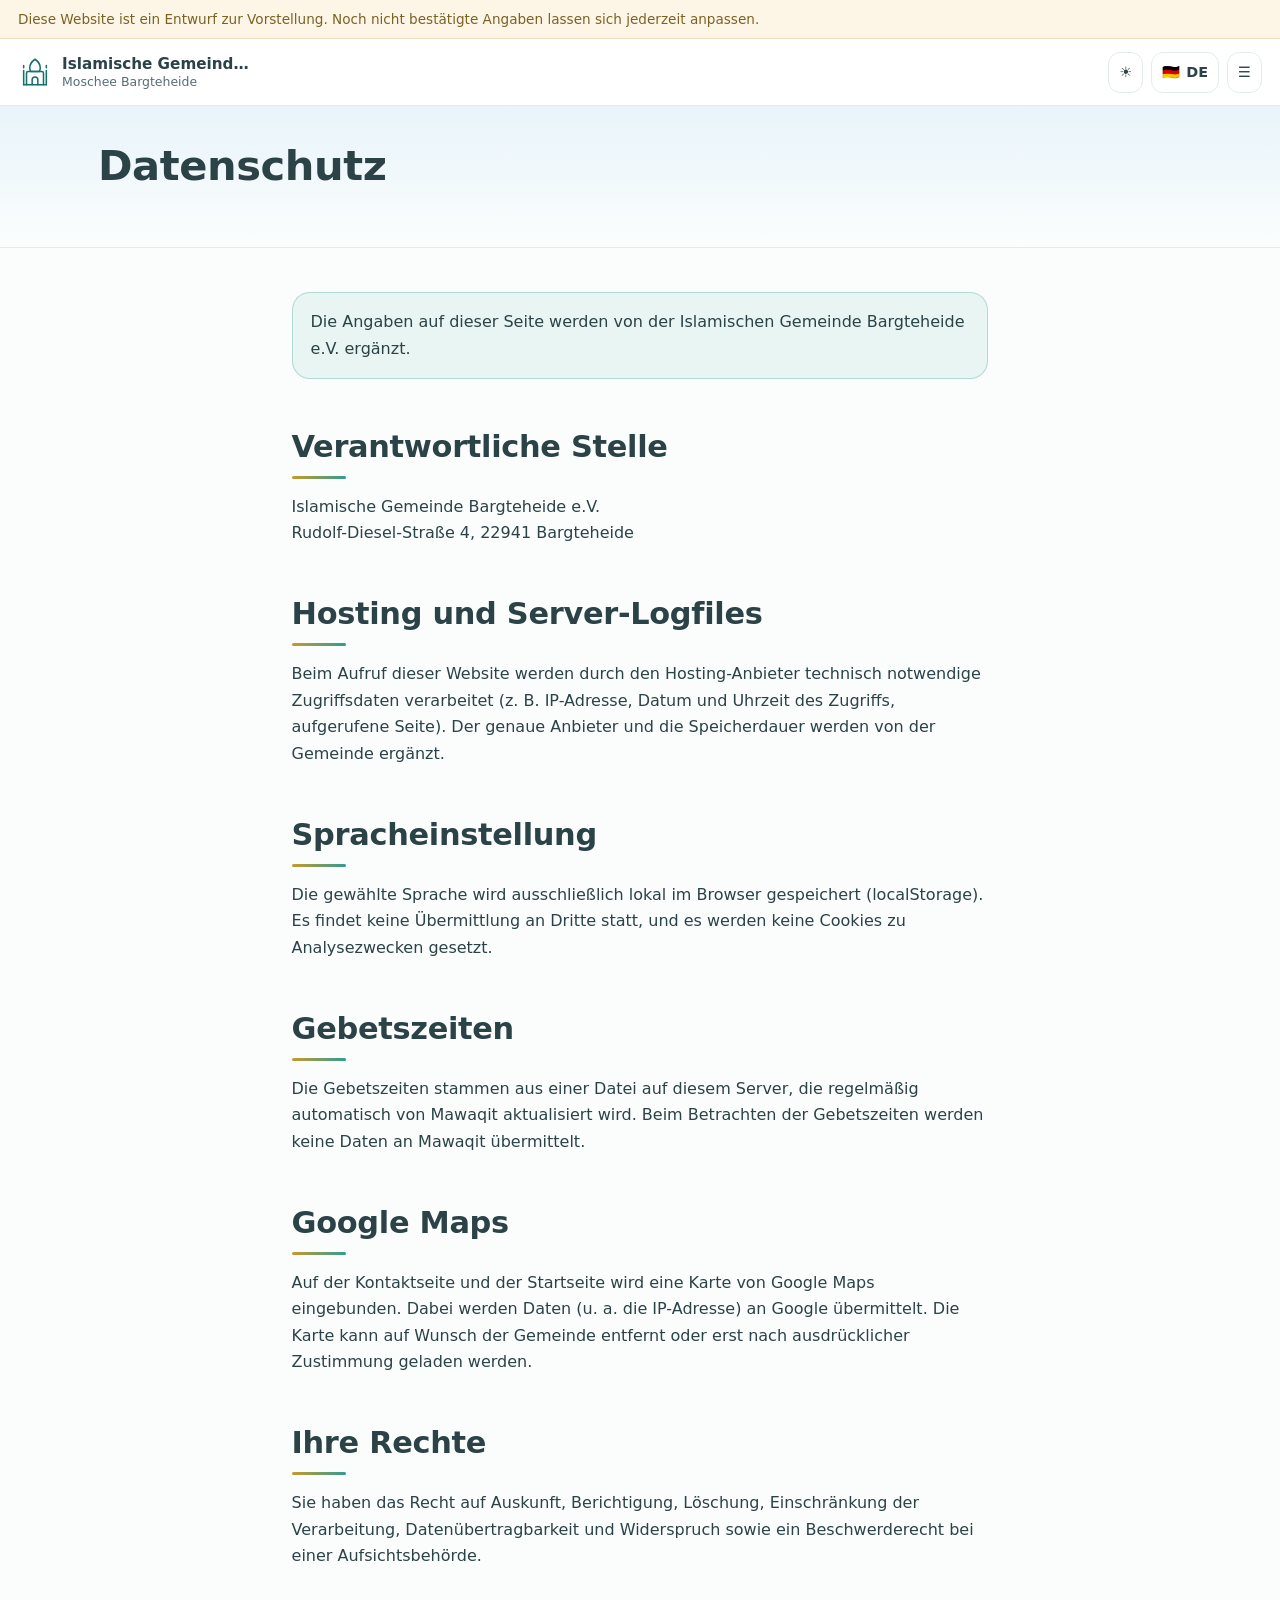
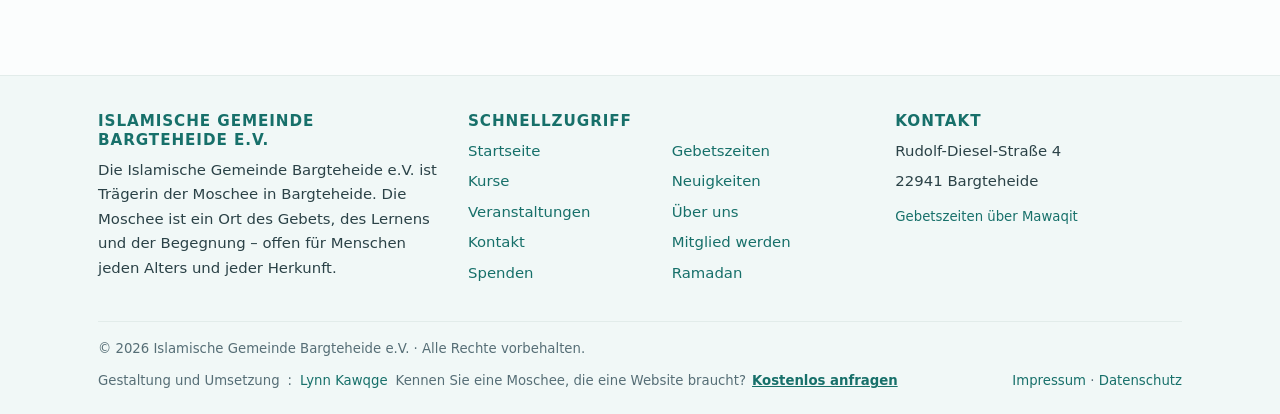
<file: datenschutz.html>
<!doctype html>
<html lang="de" data-theme="light">
  <head>
    <meta charset="utf-8" />
    <meta name="viewport" content="width=device-width, initial-scale=1" />
    <title>Datenschutz – Islamische Gemeinde Bargteheide e.V.</title>
    <meta name="robots" content="noindex" />
    <meta name="theme-color" content="#e8f4fa" />
    <link rel="icon" href="assets/img/favicon.svg" type="image/svg+xml" />
    <link rel="manifest" href="manifest.webmanifest" />
    <link rel="stylesheet" href="assets/css/style.css" />
    <script>
      // Gespeicherten Farbmodus setzen, bevor die Seite gezeichnet wird.
      try {
        var t = localStorage.getItem("mb-theme");
        document.documentElement.setAttribute("data-theme", t === "dark" || t === "auto" ? t : "light");
      } catch (e) {}
    </script>
  </head>
  <body data-page-title-key="legal.privacyTitle">
    <a class="skip-link" href="#main" data-i18n="common.skip">Zum Inhalt springen</a>
    <div data-site-header></div>

    <main id="main">
      <section class="page-head">
        <div class="container">
          <h1 data-i18n="legal.privacyTitle">Datenschutz</h1>
        </div>
      </section>

      <section class="section">
        <div class="container prose">
          <p class="info-box" data-i18n="legal.placeholder"></p>

          <h2>Verantwortliche Stelle</h2>
          <p>
            Islamische Gemeinde Bargteheide e.V.<br />
            <span data-address>Rudolf-Diesel-Straße 4, 22941 Bargteheide</span>
          </p>

          <h2>Hosting und Server-Logfiles</h2>
          <p>
            Beim Aufruf dieser Website werden durch den Hosting-Anbieter technisch notwendige Zugriffsdaten verarbeitet
            (z.&nbsp;B. IP-Adresse, Datum und Uhrzeit des Zugriffs, aufgerufene Seite). Der genaue Anbieter und die
            Speicherdauer werden von der Gemeinde ergänzt.
          </p>

          <h2>Spracheinstellung</h2>
          <p>
            Die gewählte Sprache wird ausschließlich lokal im Browser gespeichert (localStorage). Es findet keine
            Übermittlung an Dritte statt, und es werden keine Cookies zu Analysezwecken gesetzt.
          </p>

          <h2>Gebetszeiten</h2>
          <p>
            Die Gebetszeiten stammen aus einer Datei auf diesem Server, die regelmäßig automatisch von Mawaqit
            aktualisiert wird. Beim Betrachten der Gebetszeiten werden keine Daten an Mawaqit übermittelt.
          </p>

          <h2>Google Maps</h2>
          <p>
            Auf der Kontaktseite und der Startseite wird eine Karte von Google Maps eingebunden. Dabei werden Daten
            (u.&nbsp;a. die IP-Adresse) an Google übermittelt. Die Karte kann auf Wunsch der Gemeinde entfernt oder erst
            nach ausdrücklicher Zustimmung geladen werden.
          </p>

          <h2>Ihre Rechte</h2>
          <p>
            Sie haben das Recht auf Auskunft, Berichtigung, Löschung, Einschränkung der Verarbeitung, Datenübertragbarkeit
            und Widerspruch sowie ein Beschwerderecht bei einer Aufsichtsbehörde.
          </p>
        </div>
      </section>
    </main>

    <div data-site-footer></div>

    <script src="assets/js/site.js"></script>
    <script src="assets/js/pages.js"></script>
  </body>
</html>
</file>
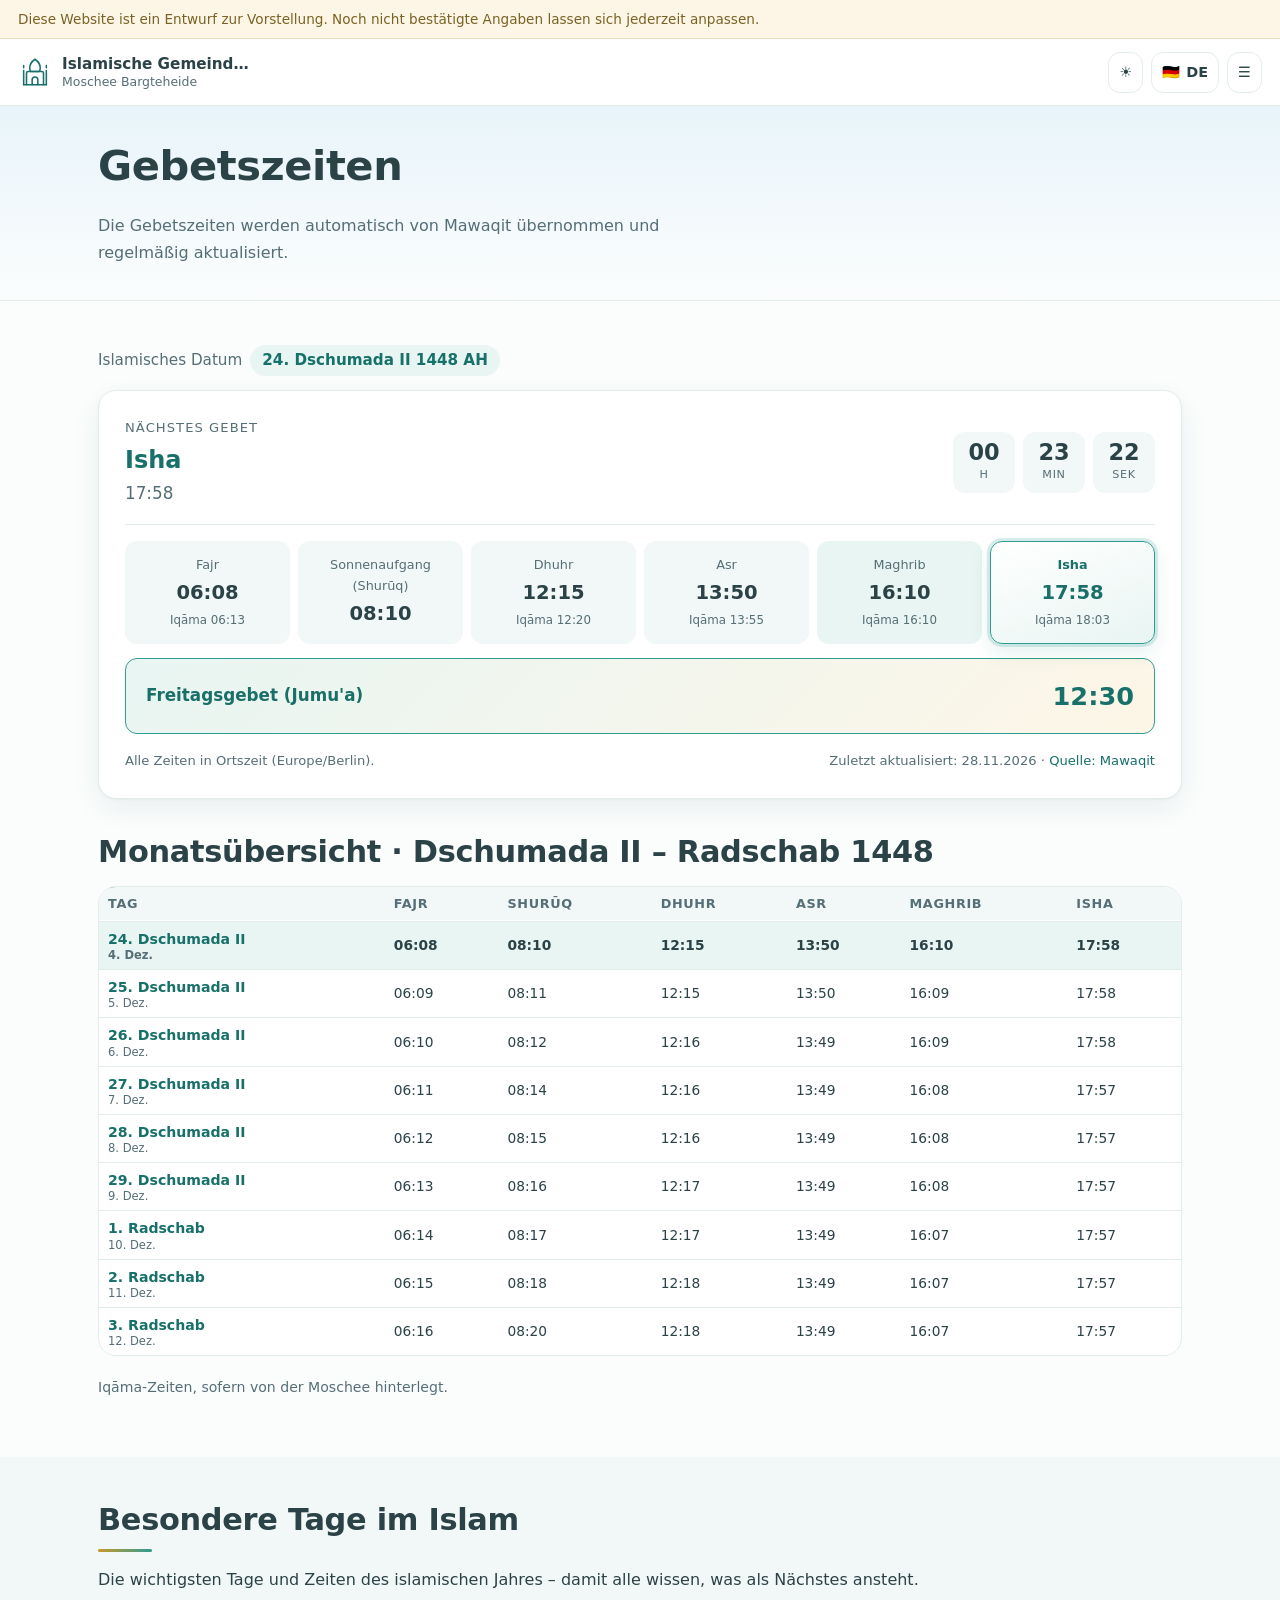
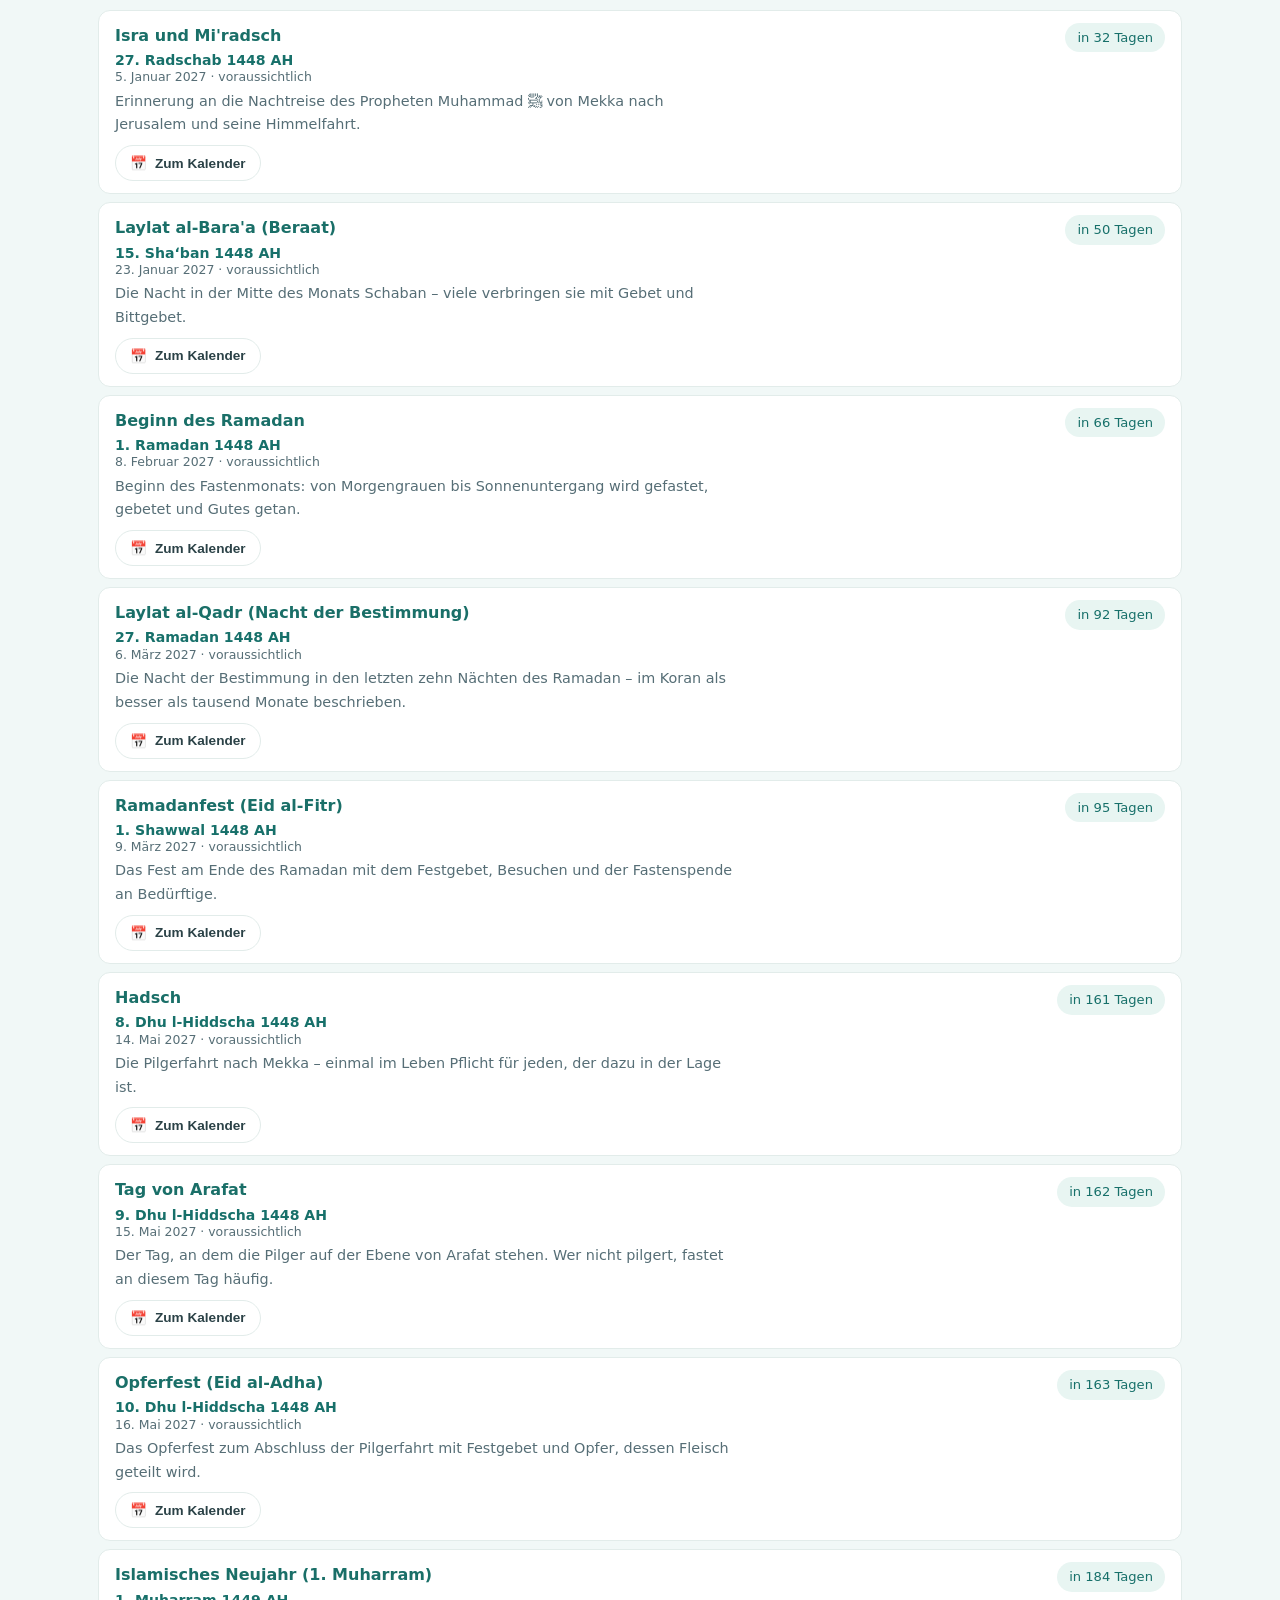
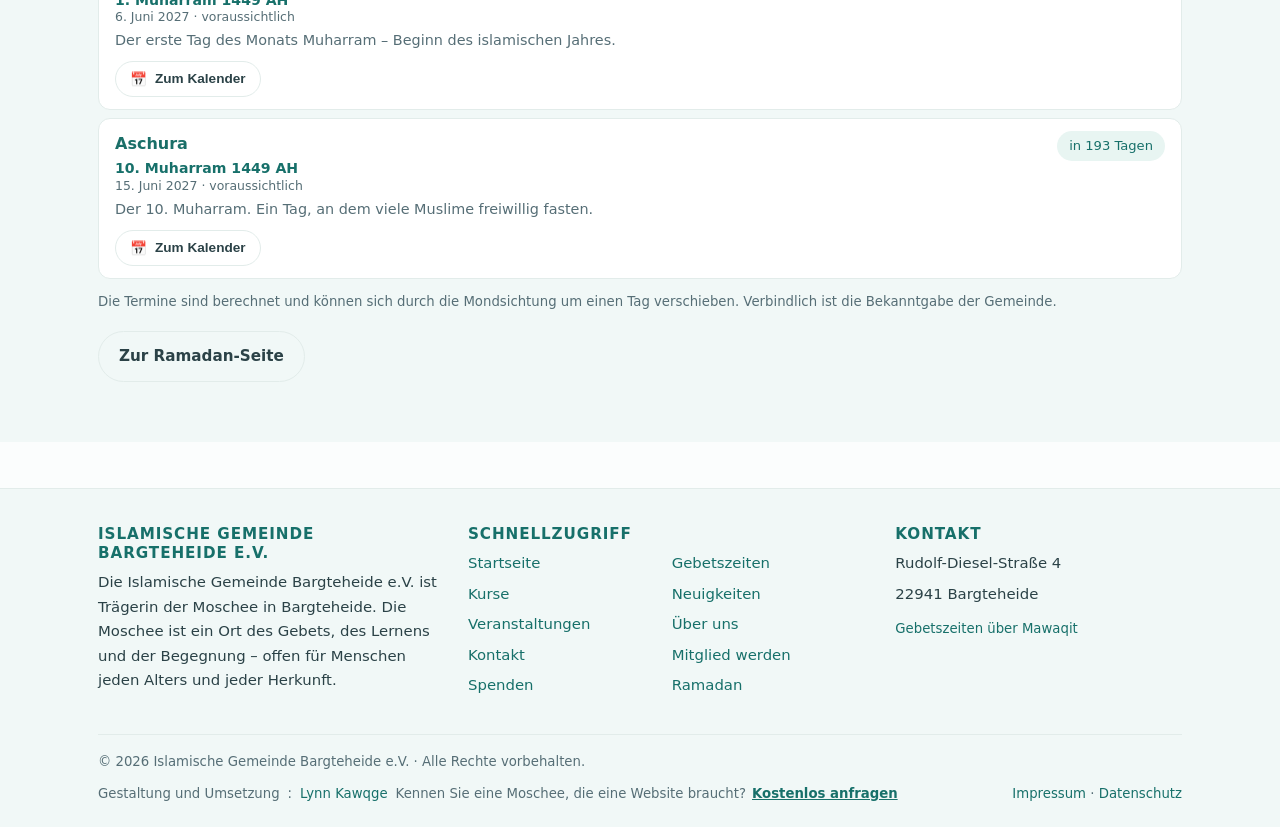
<file: gebetszeiten.html>
<!doctype html>
<html lang="de" data-theme="light">
  <head>
    <meta charset="utf-8" />
    <meta name="viewport" content="width=device-width, initial-scale=1" />
    <title>Gebetszeiten – Islamische Gemeinde Bargteheide e.V.</title>
    <meta
      name="description"
      content="Gebetszeiten der Moschee Bargteheide: Fajr, Shurūq, Dhuhr, Asr, Maghrib, Isha, Imsak, Iqāma und Freitagsgebet. Quelle: Mawaqit."
    />
    <meta name="theme-color" content="#e8f4fa" />
    <link rel="icon" href="assets/img/favicon.svg" type="image/svg+xml" />
    <link rel="manifest" href="manifest.webmanifest" />
    <link rel="stylesheet" href="assets/css/style.css" />
    <script>
      // Gespeicherten Farbmodus setzen, bevor die Seite gezeichnet wird.
      try {
        var t = localStorage.getItem("mb-theme");
        document.documentElement.setAttribute("data-theme", t === "dark" || t === "auto" ? t : "light");
      } catch (e) {}
    </script>
  </head>
  <body data-page-title-key="nav.prayer">
    <a class="skip-link" href="#main" data-i18n="common.skip">Zum Inhalt springen</a>
    <div data-site-header></div>

    <main id="main">
      <section class="page-head">
        <div class="container">
          <h1 data-i18n="prayer.title">Gebetszeiten</h1>
          <p data-i18n="prayer.intro">
            Die Gebetszeiten werden automatisch von Mawaqit übernommen und regelmäßig aktualisiert.
          </p>
        </div>
      </section>

      <section class="section">
        <div class="container">
          <p class="hijri-line">
            <span data-i18n="prayer.hijriLabel">Islamisches Datum</span>
            <span class="hijri-line__value" data-hijri-date></span>
          </p>
          <div data-prayer="full"></div>
          <p style="margin-top: 20px; font-size: 0.88rem; color: var(--text-soft)" data-i18n="prayer.iqamaNote">
            Iqāma-Zeiten, sofern von der Moschee hinterlegt.
          </p>
        </div>
      </section>

      <section class="section section--alt" id="besondere-tage">
        <div class="container">
          <h2 data-i18n="islamic.title">Besondere Tage im Islam</h2>
          <p data-i18n="islamic.intro"></p>
          <div data-islamic-days></div>
          <p style="margin-top: 18px">
            <a class="btn btn--outline" href="ramadan.html" data-i18n="ramadan.linkCta">Zur Ramadan-Seite</a>
          </p>
        </div>
      </section>
    </main>

    <div data-site-footer></div>

    <script src="assets/js/site.js"></script>
    <script src="assets/js/pages.js"></script>
    <script src="assets/js/prayer.js"></script>
    <script src="assets/js/hijri.js"></script>
  </body>
</html>
</file>
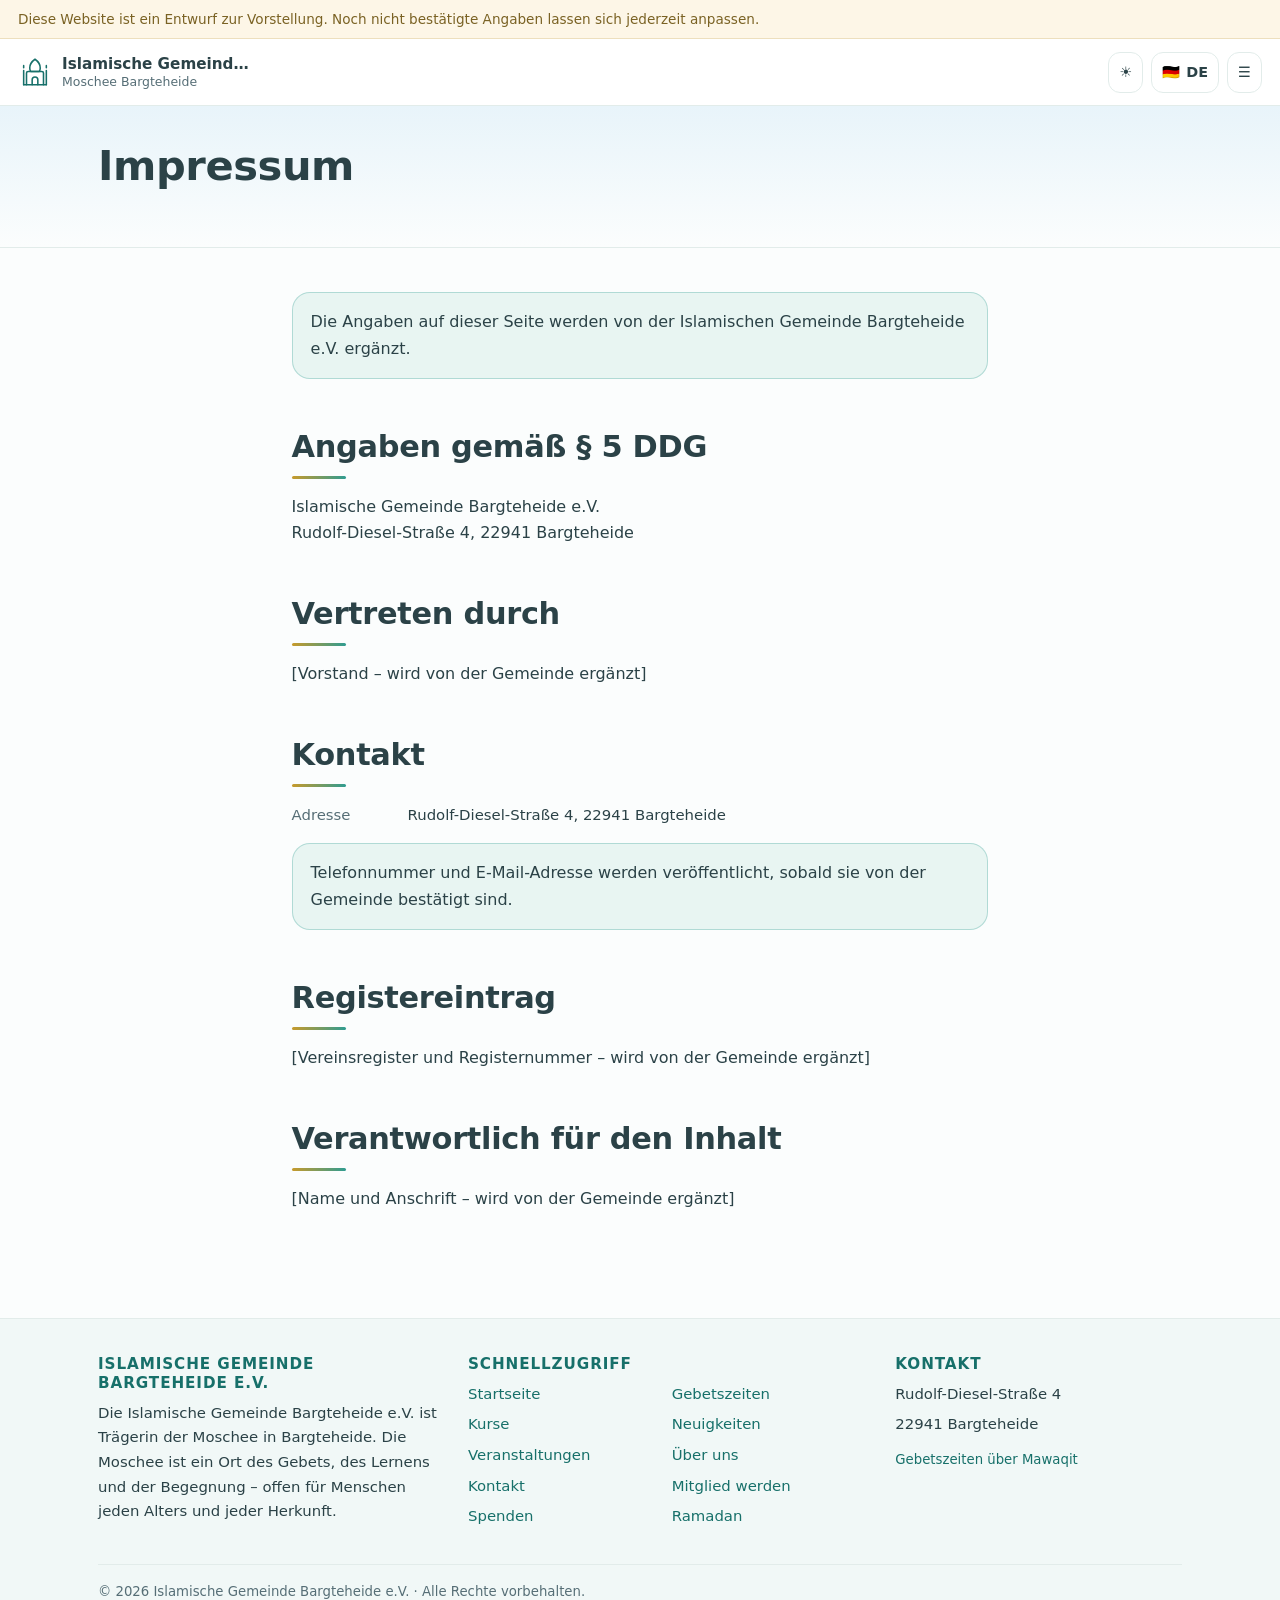
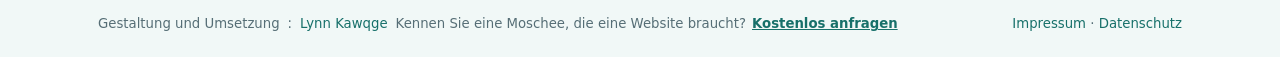
<file: impressum.html>
<!doctype html>
<html lang="de">
  <head>
    <meta charset="utf-8" />
    <meta name="viewport" content="width=device-width, initial-scale=1" />
    <title>Impressum – Islamische Gemeinde Bargteheide e.V.</title>
    <meta name="robots" content="noindex" />
    <meta name="theme-color" content="#14503f" />
    <link rel="icon" href="assets/img/favicon.svg" type="image/svg+xml" />
    <link rel="stylesheet" href="assets/css/style.css" />
  </head>
  <body data-page-title-key="legal.imprintTitle">
    <a class="skip-link" href="#main" data-i18n="common.skip">Zum Inhalt springen</a>
    <div data-site-header></div>

    <main id="main">
      <section class="page-head">
        <div class="container">
          <h1 data-i18n="legal.imprintTitle">Impressum</h1>
        </div>
      </section>

      <section class="section">
        <div class="container prose">
          <p class="info-box" data-i18n="legal.placeholder"></p>

          <h2>Angaben gemäß § 5 DDG</h2>
          <p>
            Islamische Gemeinde Bargteheide e.V.<br />
            <span data-address>Rudolf-Diesel-Straße 4, 22941 Bargteheide</span>
          </p>

          <h2>Vertreten durch</h2>
          <p>[Vorstand – wird von der Gemeinde ergänzt]</p>

          <h2>Kontakt</h2>
          <div data-contact-details></div>

          <h2>Registereintrag</h2>
          <p>[Vereinsregister und Registernummer – wird von der Gemeinde ergänzt]</p>

          <h2>Verantwortlich für den Inhalt</h2>
          <p>[Name und Anschrift – wird von der Gemeinde ergänzt]</p>
        </div>
      </section>
    </main>

    <div data-site-footer></div>

    <script src="assets/js/site.js"></script>
    <script src="assets/js/pages.js"></script>
  </body>
</html>
</file>
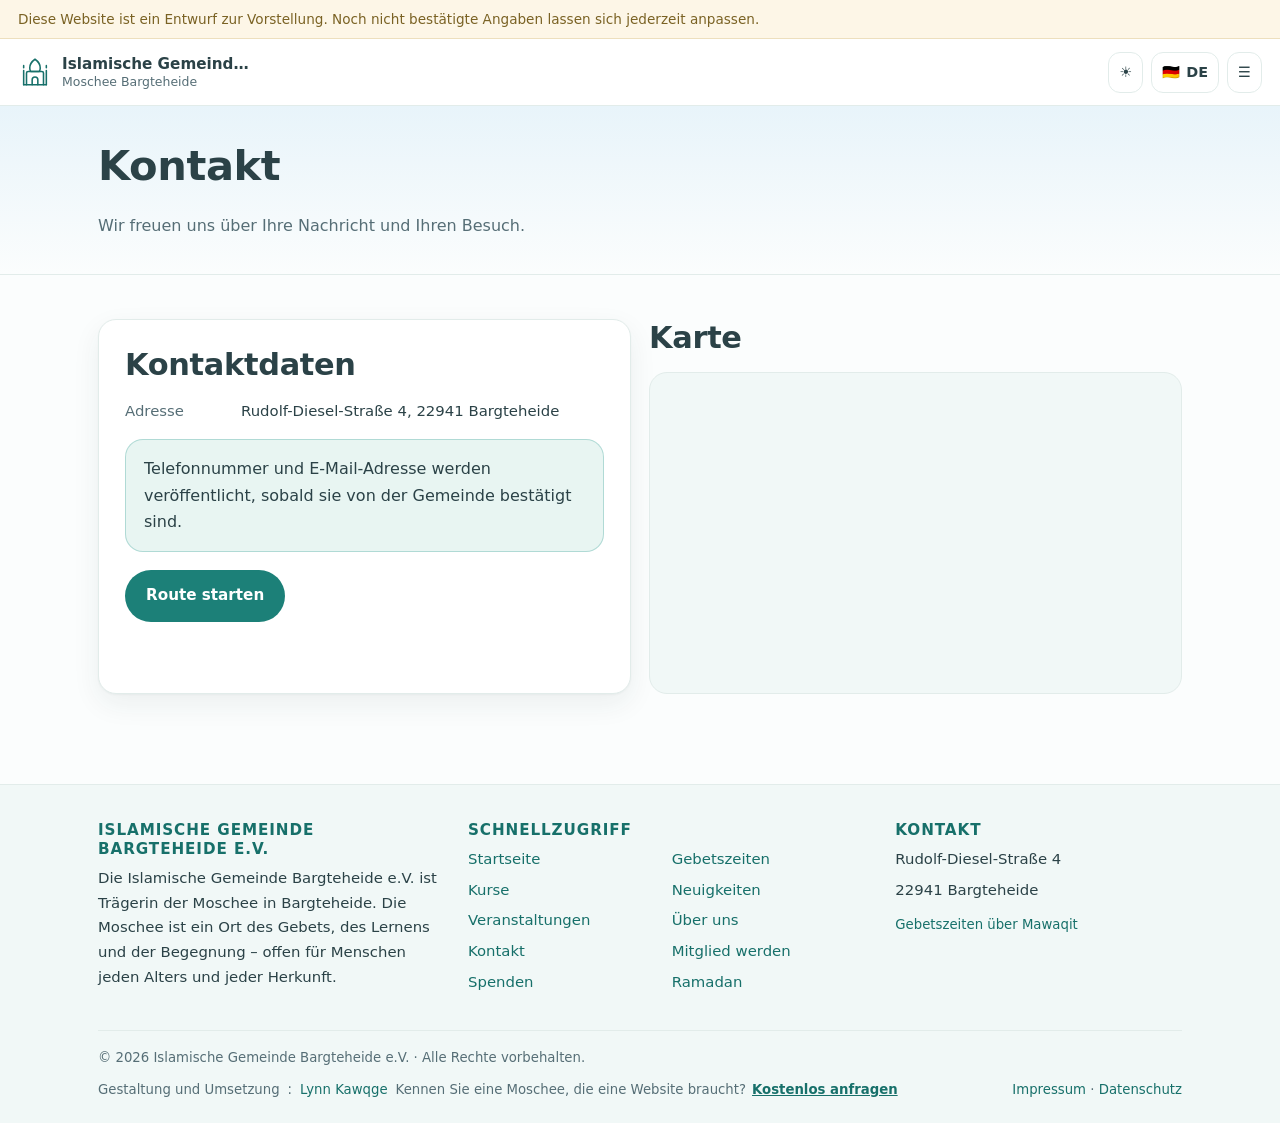
<file: kontakt.html>
<!doctype html>
<html lang="de" data-theme="light">
  <head>
    <meta charset="utf-8" />
    <meta name="viewport" content="width=device-width, initial-scale=1" />
    <title>Kontakt – Islamische Gemeinde Bargteheide e.V.</title>
    <meta name="description" content="Kontakt und Anfahrt: Moschee Bargteheide, Rudolf-Diesel-Straße 4, 22941 Bargteheide." />
    <meta name="theme-color" content="#e8f4fa" />
    <link rel="icon" href="assets/img/favicon.svg" type="image/svg+xml" />
    <link rel="manifest" href="manifest.webmanifest" />
    <link rel="stylesheet" href="assets/css/style.css" />
    <script>
      // Gespeicherten Farbmodus setzen, bevor die Seite gezeichnet wird.
      try {
        var t = localStorage.getItem("mb-theme");
        document.documentElement.setAttribute("data-theme", t === "dark" || t === "auto" ? t : "light");
      } catch (e) {}
    </script>
  </head>
  <body data-page-title-key="nav.contact">
    <a class="skip-link" href="#main" data-i18n="common.skip">Zum Inhalt springen</a>
    <div data-site-header></div>

    <main id="main">
      <section class="page-head">
        <div class="container">
          <h1 data-i18n="contact.title">Kontakt</h1>
          <p data-i18n="contact.intro">Wir freuen uns über Ihre Nachricht und Ihren Besuch.</p>
        </div>
      </section>

      <section class="section">
        <div class="container">
          <div class="grid grid--2">
            <div class="card">
              <h2 data-i18n="contact.contactTitle">Kontaktdaten</h2>
              <div data-contact-details></div>
              <p style="margin-top: 18px; display: flex; gap: 10px; flex-wrap: wrap">
                <a class="btn btn--primary" data-route-button href="#" hidden>Route starten</a>
                <a class="btn btn--outline" data-mail-button href="#" hidden data-i18n="contact.writeUs">Schreiben Sie uns</a>
              </p>
            </div>
            <div>
              <h2 data-i18n="contact.mapTitle">Karte</h2>
              <div data-map></div>
            </div>
          </div>
        </div>
      </section>
    </main>

    <div data-site-footer></div>

    <script src="assets/js/site.js"></script>
    <script src="assets/js/pages.js"></script>
  </body>
</html>
</file>
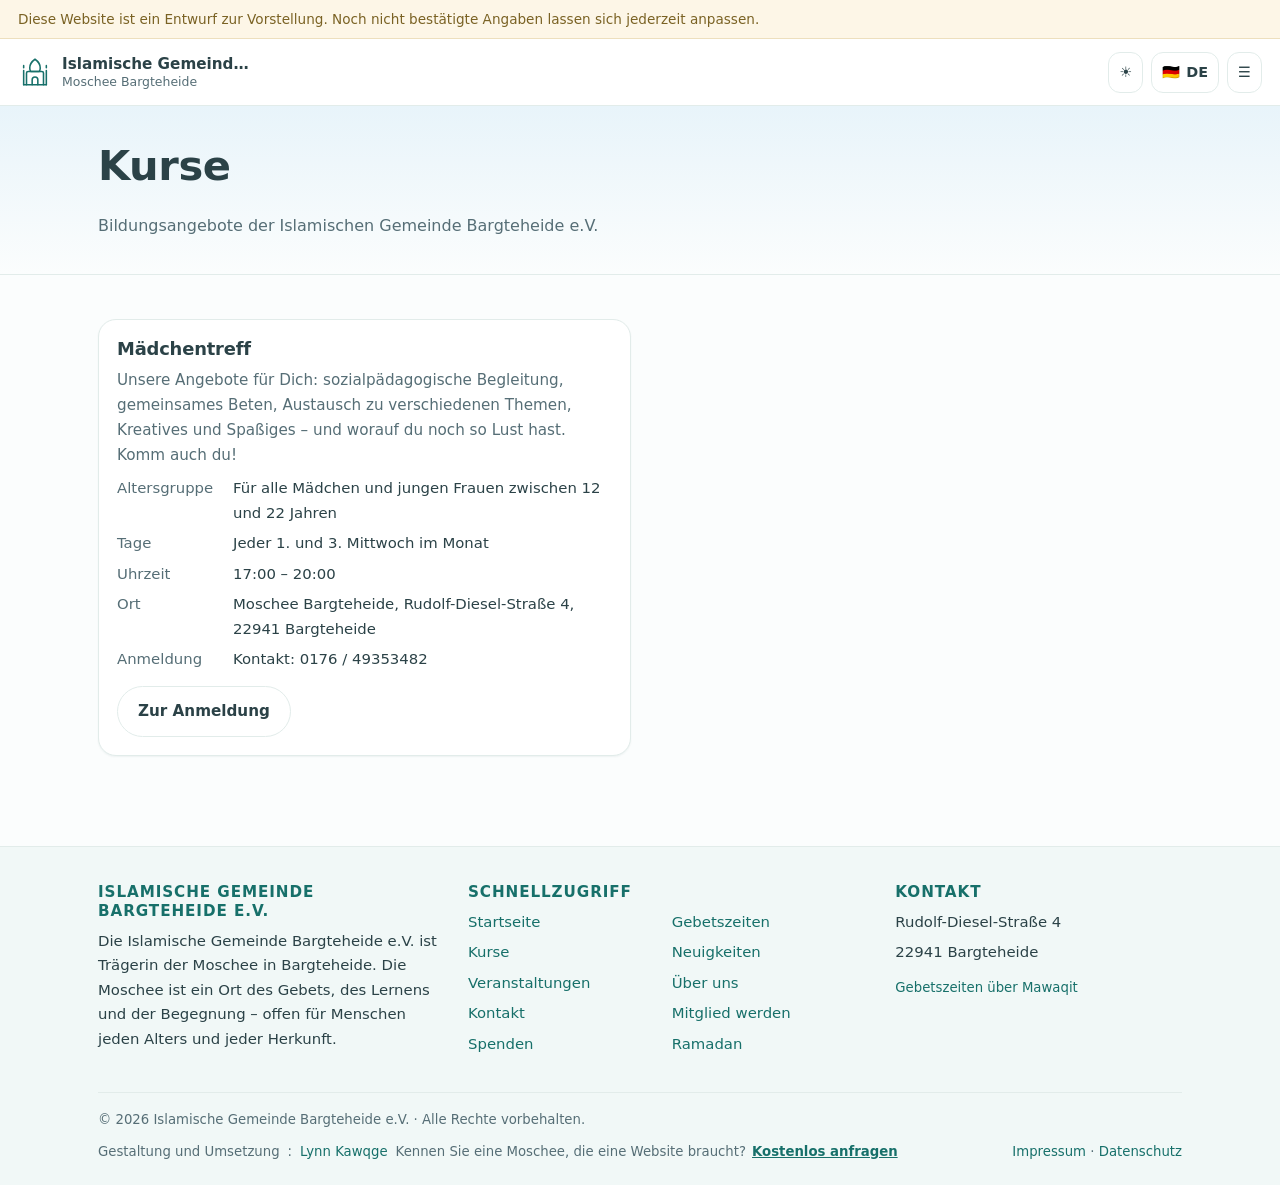
<file: kurse.html>
<!doctype html>
<html lang="de" data-theme="light">
  <head>
    <meta charset="utf-8" />
    <meta name="viewport" content="width=device-width, initial-scale=1" />
    <title>Kurse – Islamische Gemeinde Bargteheide e.V.</title>
    <meta name="description" content="Kurse und Bildungsangebote der Islamischen Gemeinde Bargteheide e.V." />
    <meta name="theme-color" content="#e8f4fa" />
    <link rel="icon" href="assets/img/favicon.svg" type="image/svg+xml" />
    <link rel="manifest" href="manifest.webmanifest" />
    <link rel="stylesheet" href="assets/css/style.css" />
    <script>
      // Gespeicherten Farbmodus setzen, bevor die Seite gezeichnet wird.
      try {
        var t = localStorage.getItem("mb-theme");
        document.documentElement.setAttribute("data-theme", t === "dark" || t === "auto" ? t : "light");
      } catch (e) {}
    </script>
  </head>
  <body data-page-title-key="nav.courses">
    <a class="skip-link" href="#main" data-i18n="common.skip">Zum Inhalt springen</a>
    <div data-site-header></div>

    <main id="main">
      <section class="page-head">
        <div class="container">
          <h1 data-i18n="courses.title">Kurse</h1>
          <p data-i18n="courses.intro">Bildungsangebote der Islamischen Gemeinde Bargteheide e.V.</p>
        </div>
      </section>

      <section class="section">
        <div class="container">
          <div data-courses></div>
        </div>
      </section>
    </main>

    <div data-site-footer></div>

    <script src="assets/js/site.js"></script>
    <script src="assets/js/pages.js"></script>
    <script src="assets/js/content.js"></script>
  </body>
</html>
</file>
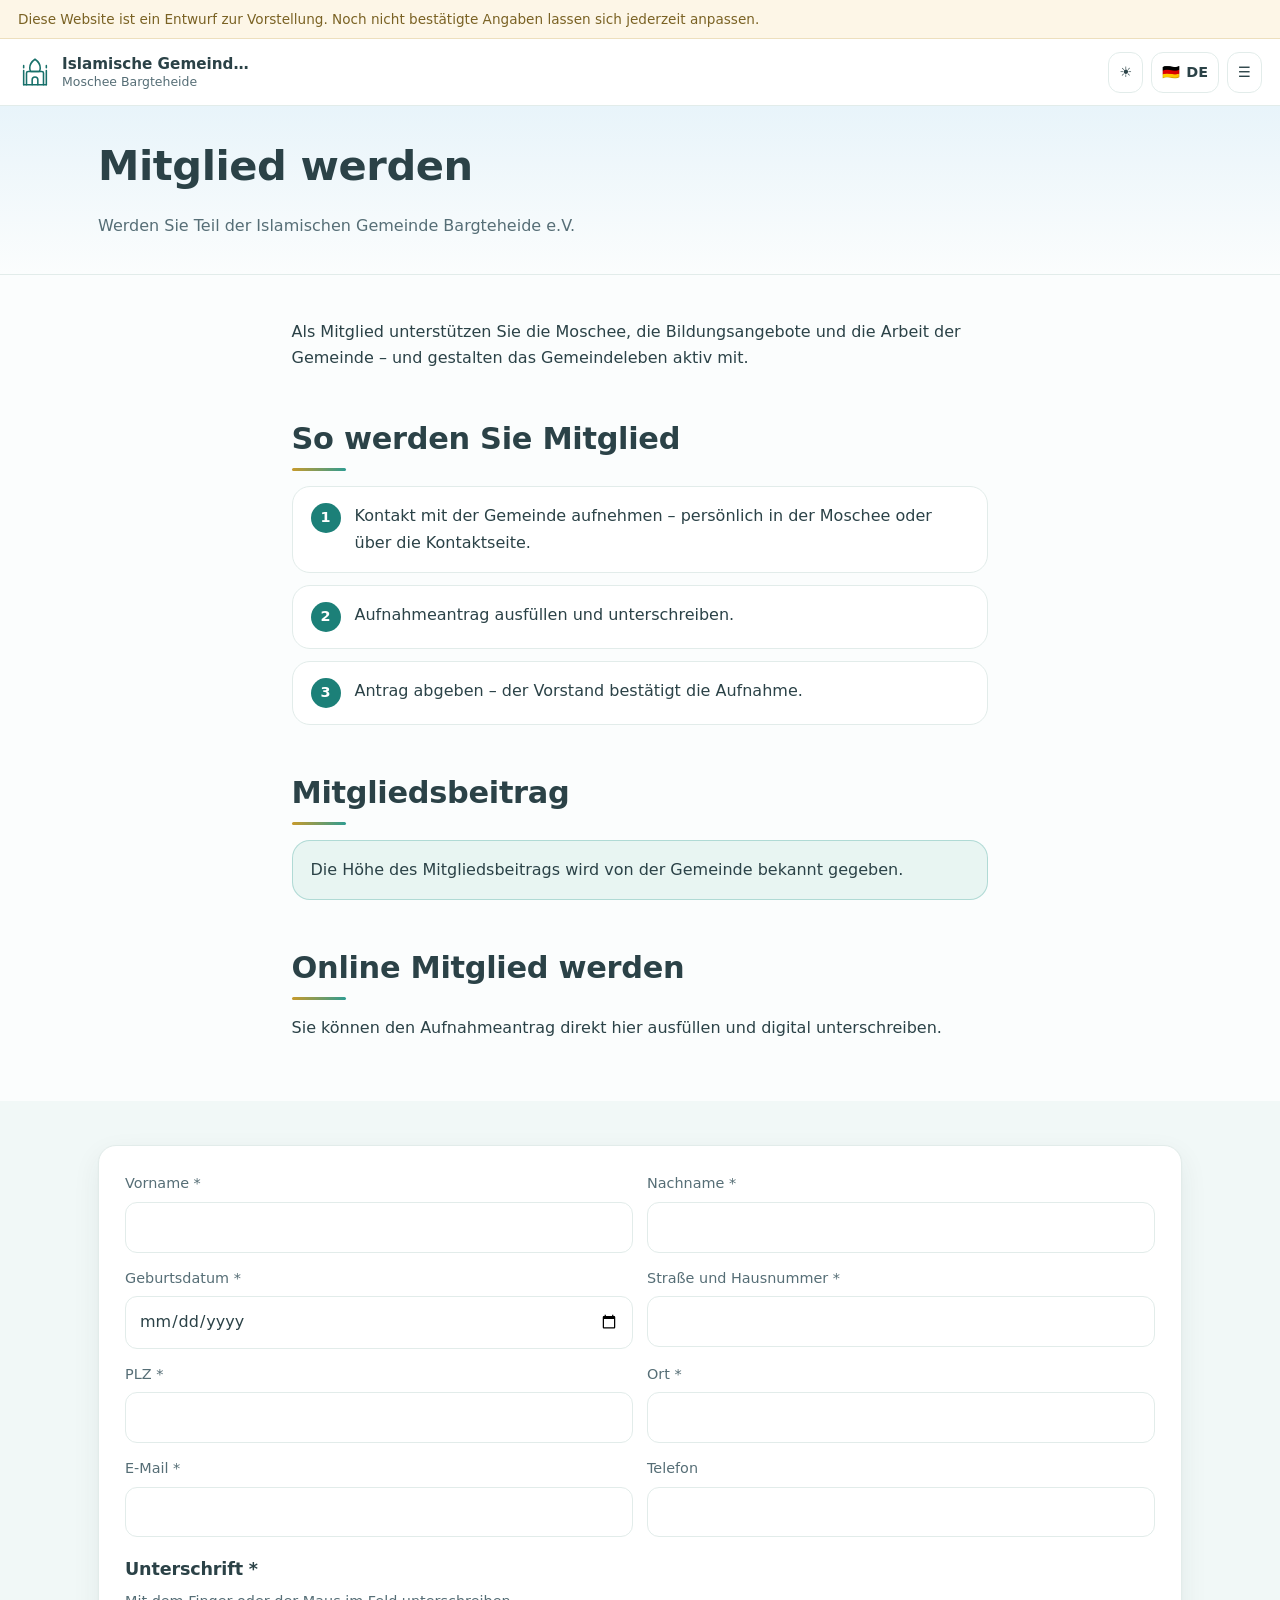
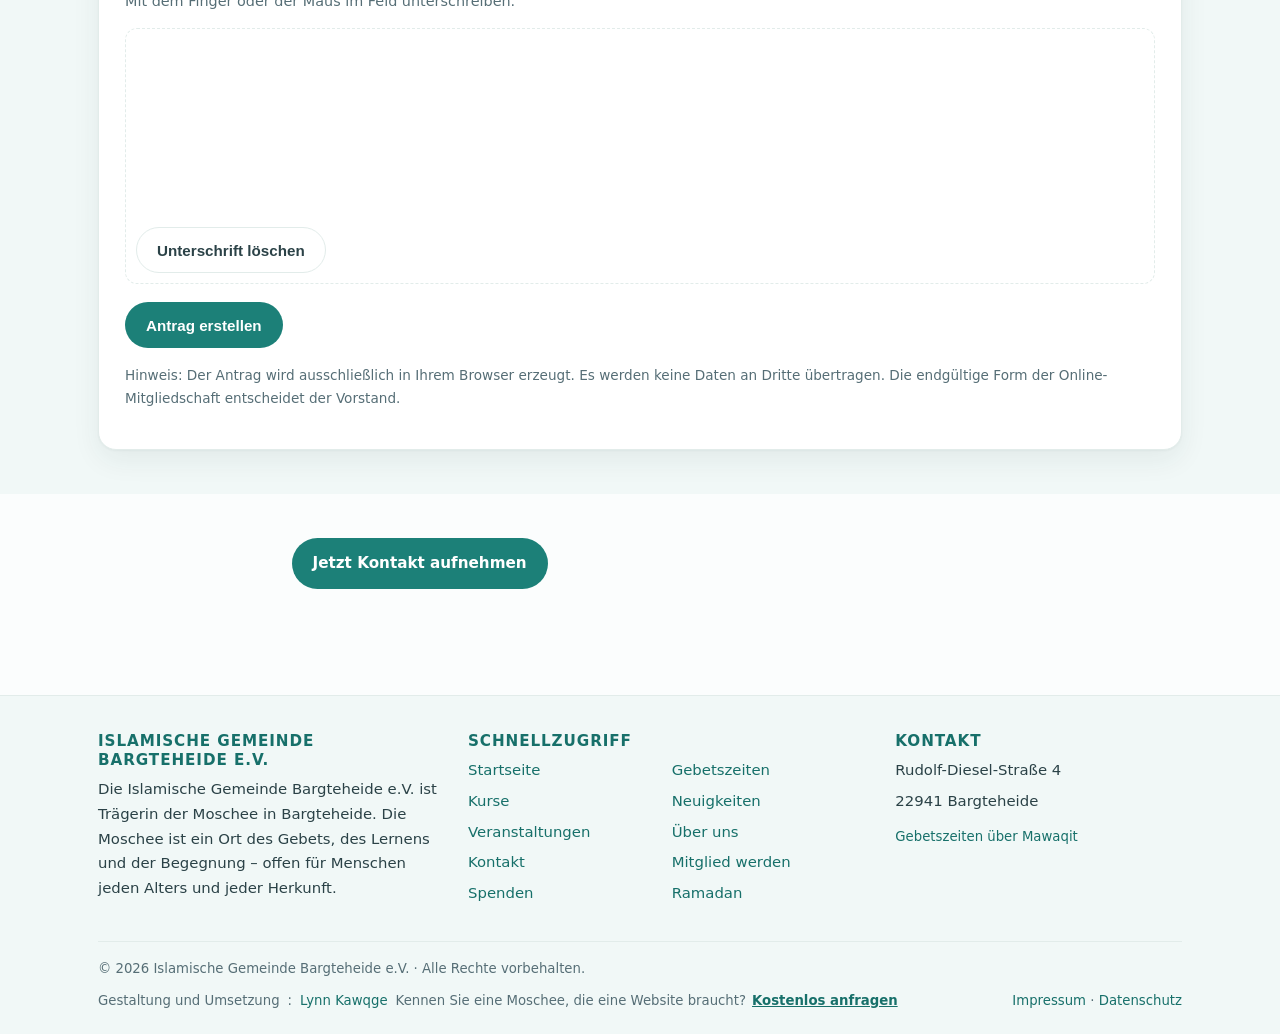
<file: mitglied-werden.html>
<!doctype html>
<html lang="de" data-theme="light">
  <head>
    <meta charset="utf-8" />
    <meta name="viewport" content="width=device-width, initial-scale=1" />
    <title>Mitglied werden – Islamische Gemeinde Bargteheide e.V.</title>
    <meta name="description" content="Mitglied der Islamischen Gemeinde Bargteheide e.V. werden – so geht es." />
    <meta name="theme-color" content="#e8f4fa" />
    <link rel="icon" href="assets/img/favicon.svg" type="image/svg+xml" />
    <link rel="manifest" href="manifest.webmanifest" />
    <link rel="stylesheet" href="assets/css/style.css" />
    <script>
      // Gespeicherten Farbmodus setzen, bevor die Seite gezeichnet wird.
      try {
        var t = localStorage.getItem("mb-theme");
        document.documentElement.setAttribute("data-theme", t === "dark" || t === "auto" ? t : "light");
      } catch (e) {}
    </script>
  </head>
  <body data-page-title-key="nav.membership">
    <a class="skip-link" href="#main" data-i18n="common.skip">Zum Inhalt springen</a>
    <div data-site-header></div>

    <main id="main">
      <section class="page-head">
        <div class="container">
          <h1 data-i18n="membership.title">Mitglied werden</h1>
          <p data-i18n="membership.intro">Werden Sie Teil der Islamischen Gemeinde Bargteheide e.V.</p>
        </div>
      </section>

      <section class="section">
        <div class="container prose">
          <p data-i18n="membership.text"></p>

          <h2 data-i18n="membership.stepsTitle">So werden Sie Mitglied</h2>
          <ol class="steps">
            <li><span data-i18n="membership.step1"></span></li>
            <li><span data-i18n="membership.step2"></span></li>
            <li><span data-i18n="membership.step3"></span></li>
          </ol>

          <h2 data-i18n="membership.feeTitle">Mitgliedsbeitrag</h2>
          <p class="info-box" data-i18n="membership.feeText"></p>

          <h2 data-i18n="membership.onlineTitle">Online Mitglied werden</h2>
          <p data-i18n="membership.onlineText"></p>
        </div>
      </section>

      <section class="section section--alt">
        <div class="container">
          <div data-membership-form></div>
        </div>
      </section>

      <section class="section">
        <div class="container prose">
          <p style="margin-top: 0; display: flex; gap: 10px; flex-wrap: wrap">
            <a class="btn btn--primary" href="kontakt.html" data-i18n="membership.cta">Jetzt Kontakt aufnehmen</a>
            <a class="btn btn--outline" data-mail-button href="#" hidden data-i18n="contact.writeUs">Schreiben Sie uns</a>
          </p>
        </div>
      </section>
    </main>

    <div data-site-footer></div>

    <script src="assets/js/site.js"></script>
    <script src="assets/js/pages.js"></script>
    <script src="assets/js/membership.js"></script>
  </body>
</html>
</file>
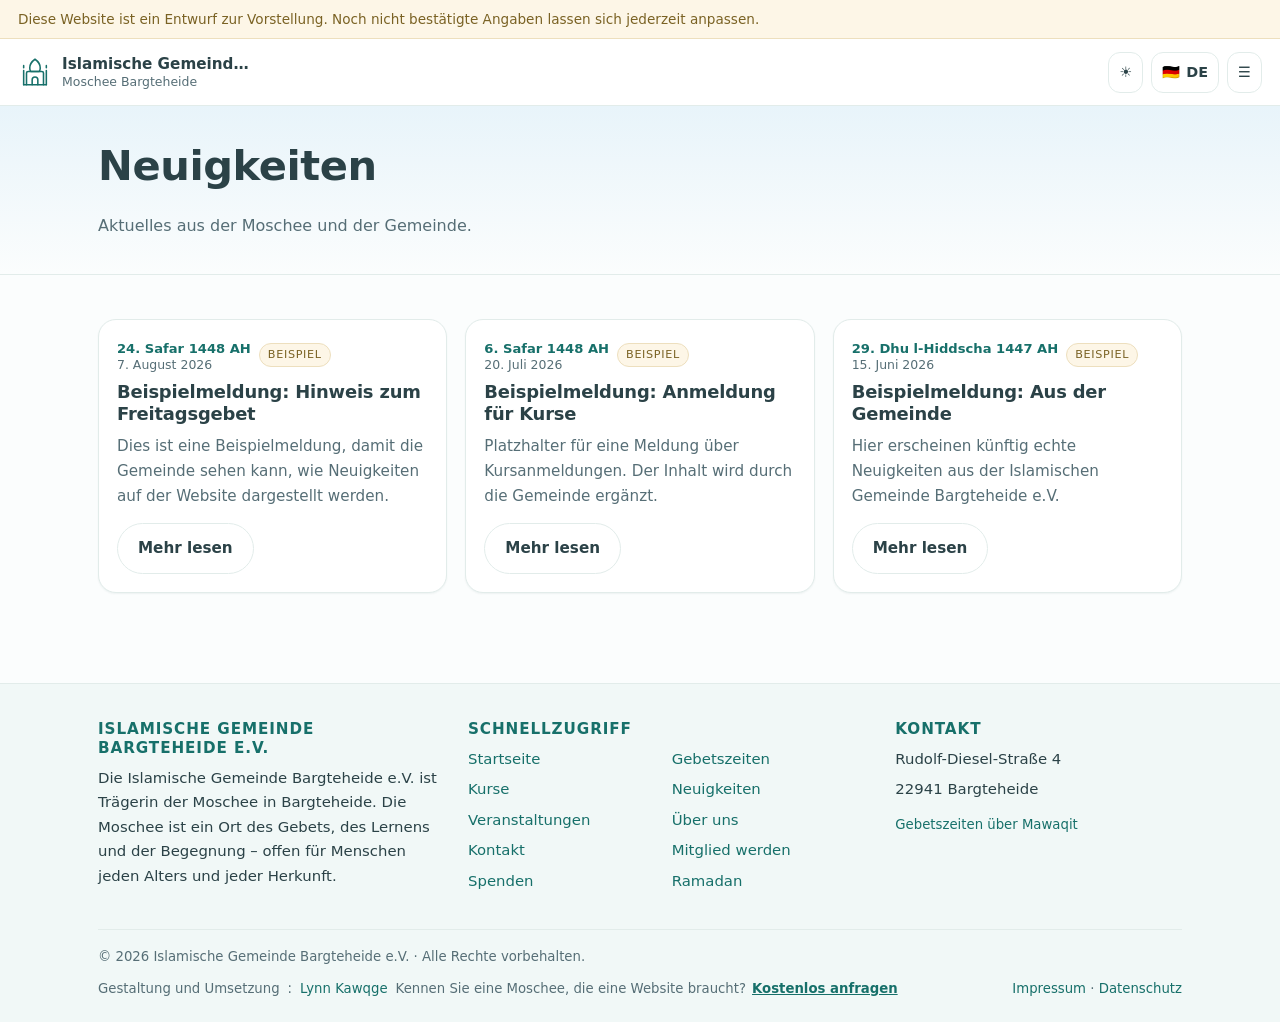
<file: neuigkeiten.html>
<!doctype html>
<html lang="de" data-theme="light">
  <head>
    <meta charset="utf-8" />
    <meta name="viewport" content="width=device-width, initial-scale=1" />
    <title>Neuigkeiten – Islamische Gemeinde Bargteheide e.V.</title>
    <meta name="description" content="Aktuelle Neuigkeiten aus der Moschee Bargteheide und der Islamischen Gemeinde Bargteheide e.V." />
    <meta name="theme-color" content="#e8f4fa" />
    <link rel="icon" href="assets/img/favicon.svg" type="image/svg+xml" />
    <link rel="manifest" href="manifest.webmanifest" />
    <link rel="stylesheet" href="assets/css/style.css" />
    <script>
      // Gespeicherten Farbmodus setzen, bevor die Seite gezeichnet wird.
      try {
        var t = localStorage.getItem("mb-theme");
        document.documentElement.setAttribute("data-theme", t === "dark" || t === "auto" ? t : "light");
      } catch (e) {}
    </script>
  </head>
  <body data-page-title-key="nav.news">
    <a class="skip-link" href="#main" data-i18n="common.skip">Zum Inhalt springen</a>
    <div data-site-header></div>

    <main id="main">
      <section class="page-head" data-news-listhead>
        <div class="container">
          <h1 data-i18n="news.title">Neuigkeiten</h1>
          <p data-i18n="news.intro">Aktuelles aus der Moschee und der Gemeinde.</p>
        </div>
      </section>

      <section class="section">
        <div class="container">
          <div data-news="detail"></div>
          <div data-news="list"></div>
        </div>
      </section>
    </main>

    <div data-site-footer></div>

    <script src="assets/js/site.js"></script>
    <script src="assets/js/pages.js"></script>
    <script src="assets/js/content.js"></script>
  </body>
</html>
</file>
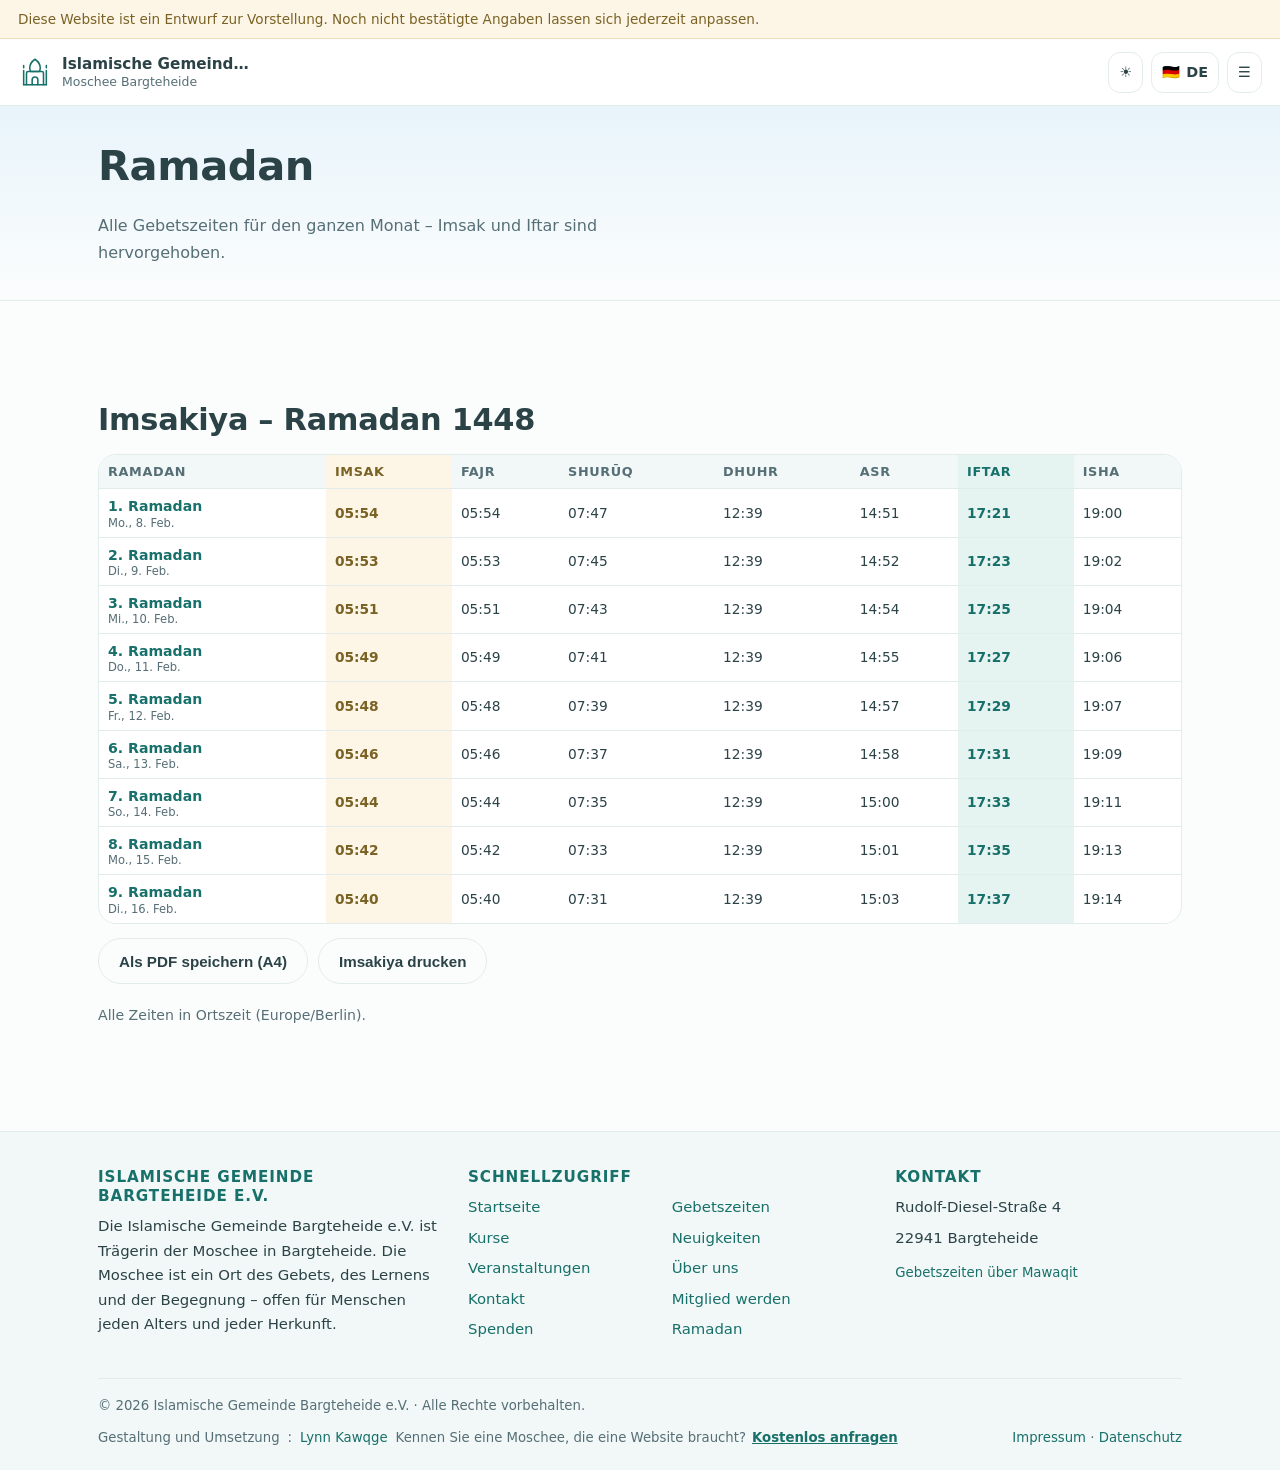
<file: ramadan.html>
<!doctype html>
<html lang="de" data-theme="light">
  <head>
    <meta charset="utf-8" />
    <meta name="viewport" content="width=device-width, initial-scale=1" />
    <title>Ramadan – Islamische Gemeinde Bargteheide e.V.</title>
    <meta name="description" content="Imsakiya der Moschee Bargteheide: alle Gebetszeiten für den ganzen Ramadan, mit Imsak und Iftar." />
    <meta name="theme-color" content="#e8f4fa" />
    <link rel="icon" href="assets/img/favicon.svg" type="image/svg+xml" />
    <link rel="manifest" href="manifest.webmanifest" />
    <link rel="stylesheet" href="assets/css/style.css" />
    <script>
      // Gespeicherten Farbmodus setzen, bevor die Seite gezeichnet wird.
      try {
        var t = localStorage.getItem("mb-theme");
        document.documentElement.setAttribute("data-theme", t === "dark" || t === "auto" ? t : "light");
      } catch (e) {}
    </script>
  </head>
  <body data-page-title-key="ramadan.title">
    <a class="skip-link" href="#main" data-i18n="common.skip">Zum Inhalt springen</a>
    <div data-site-header></div>

    <main id="main">
      <section class="page-head">
        <div class="container">
          <h1 data-i18n="ramadan.title">Ramadan</h1>
          <p data-i18n="ramadan.intro">Alle Gebetszeiten für den ganzen Monat – Imsak und Iftar sind hervorgehoben.</p>
        </div>
      </section>

      <section class="section section--tight">
        <div class="container">
          <div data-ramadan-box></div>
        </div>
      </section>

      <section class="section">
        <div class="container">
          <div data-imsakiya></div>
          <p style="margin-top: 20px; font-size: 0.88rem; color: var(--text-soft)" data-i18n="prayer.note">
            Alle Zeiten in Ortszeit (Europe/Berlin).
          </p>
        </div>
      </section>
    </main>

    <div data-site-footer></div>

    <script src="assets/js/site.js"></script>
    <script src="assets/js/pages.js"></script>
    <script src="assets/js/pdf.js"></script>
    <script src="assets/js/ramadan.js"></script>
  </body>
</html>
</file>
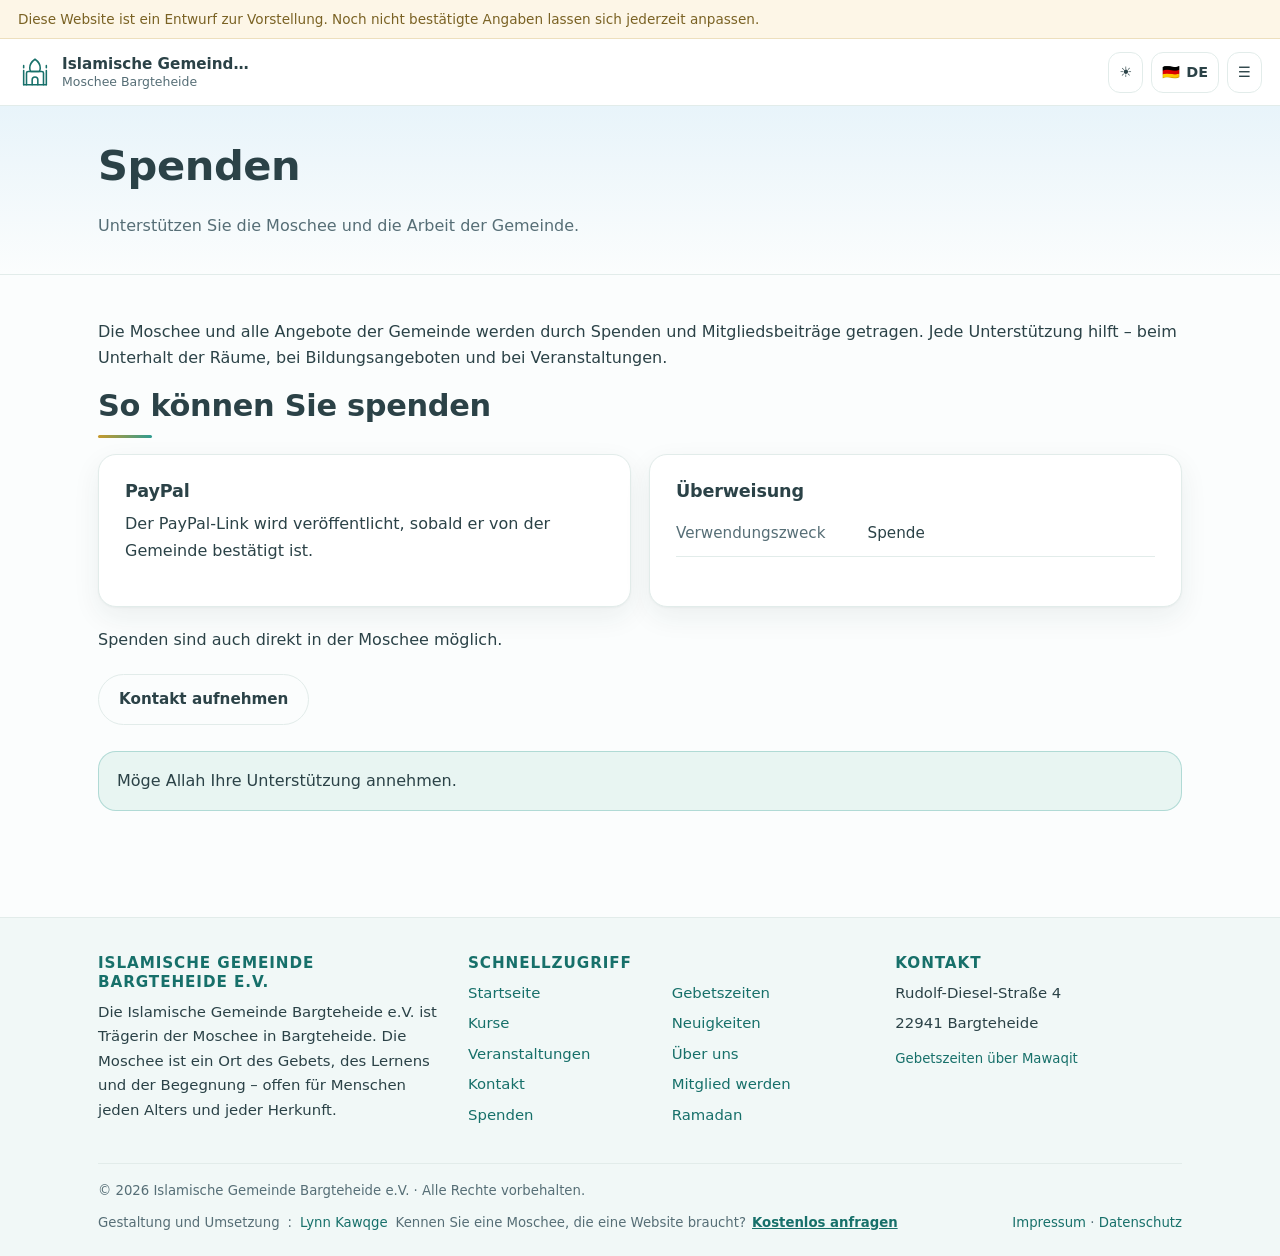
<file: spenden.html>
<!doctype html>
<html lang="de" data-theme="light">
  <head>
    <meta charset="utf-8" />
    <meta name="viewport" content="width=device-width, initial-scale=1" />
    <title>Spenden – Islamische Gemeinde Bargteheide e.V.</title>
    <meta name="description" content="Die Moschee Bargteheide und die Arbeit der Islamischen Gemeinde Bargteheide e.V. mit einer Spende unterstützen." />
    <meta name="theme-color" content="#e8f4fa" />
    <link rel="icon" href="assets/img/favicon.svg" type="image/svg+xml" />
    <link rel="manifest" href="manifest.webmanifest" />
    <link rel="stylesheet" href="assets/css/style.css" />
    <script>
      // Gespeicherten Farbmodus setzen, bevor die Seite gezeichnet wird.
      try {
        var t = localStorage.getItem("mb-theme");
        document.documentElement.setAttribute("data-theme", t === "dark" || t === "auto" ? t : "light");
      } catch (e) {}
    </script>
  </head>
  <body data-page-title-key="nav.donate">
    <a class="skip-link" href="#main" data-i18n="common.skip">Zum Inhalt springen</a>
    <div data-site-header></div>

    <main id="main">
      <section class="page-head">
        <div class="container">
          <h1 data-i18n="donate.title">Spenden</h1>
          <p data-i18n="donate.intro">Unterstützen Sie die Moschee und die Arbeit der Gemeinde.</p>
        </div>
      </section>

      <section class="section">
        <div class="container">
          <p data-i18n="donate.text"></p>

          <h2 data-i18n="donate.methodsTitle">So können Sie spenden</h2>
          <div class="grid grid--2">
            <div class="card">
              <h3 data-i18n="donate.paypal">PayPal</h3>
              <p data-paypal></p>
              <a class="btn btn--primary" data-donation-link href="#" hidden data-i18n="donate.onlineCta">Online spenden</a>
            </div>
            <div class="card">
              <h3 data-i18n="donate.transfer">Überweisung</h3>
              <div data-bank></div>
            </div>
          </div>

          <p style="margin-top: 20px" data-i18n="donate.onSite"></p>

          <p style="margin-top: 20px; display: flex; gap: 10px; flex-wrap: wrap">
            <a class="btn btn--outline" href="kontakt.html" data-i18n="home.ctaContact">Kontakt aufnehmen</a>
          </p>

          <p class="info-box" style="margin-top: 26px" data-i18n="donate.thanks"></p>
        </div>
      </section>
    </main>

    <div data-site-footer></div>

    <script src="assets/js/site.js"></script>
    <script src="assets/js/pages.js"></script>
  </body>
</html>
</file>
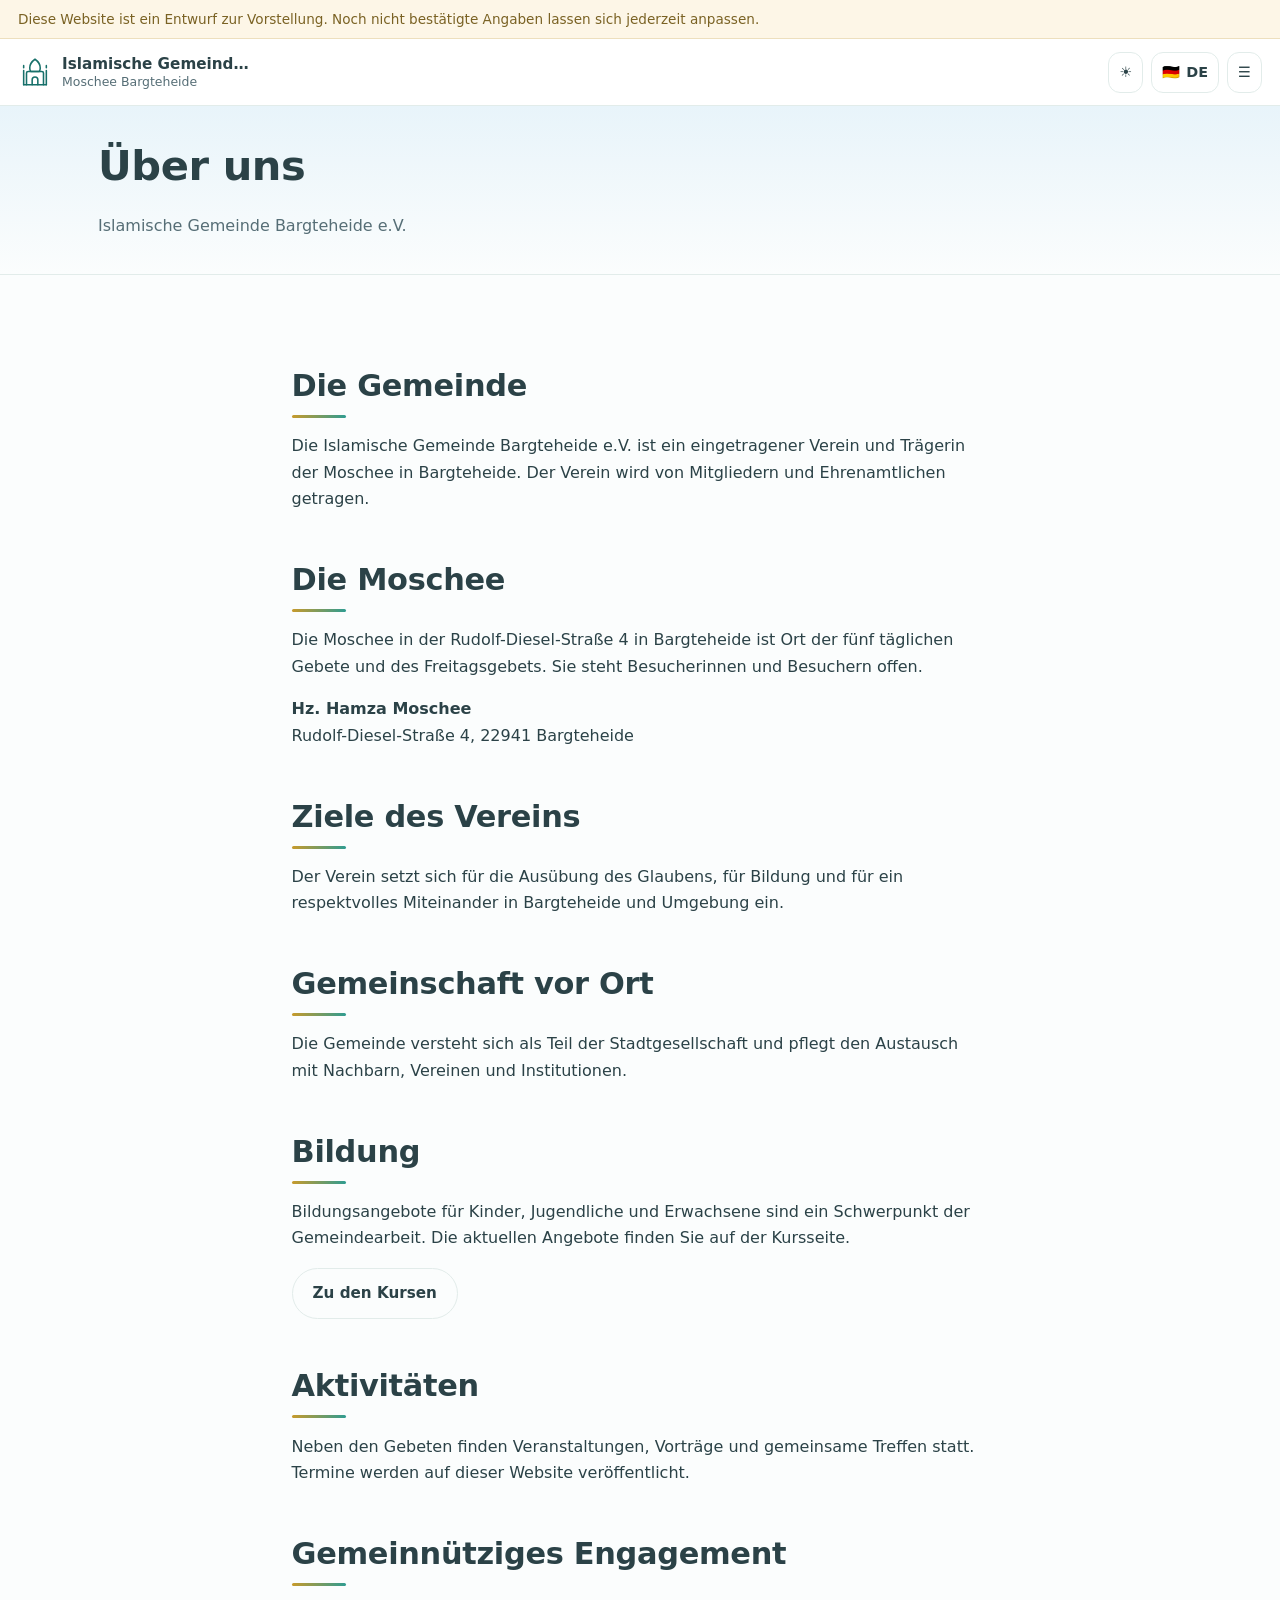
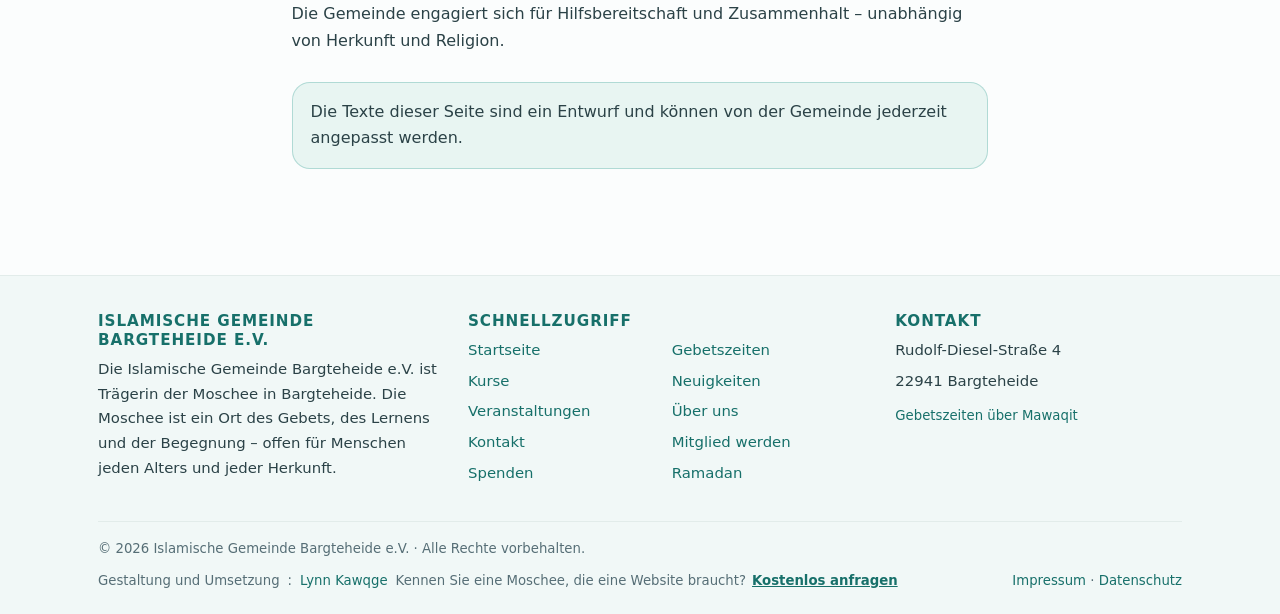
<file: ueber-uns.html>
<!doctype html>
<html lang="de" data-theme="light">
  <head>
    <meta charset="utf-8" />
    <meta name="viewport" content="width=device-width, initial-scale=1" />
    <title>Über uns – Islamische Gemeinde Bargteheide e.V.</title>
    <meta name="description" content="Über die Islamische Gemeinde Bargteheide e.V. und die Moschee Bargteheide: Ziele, Gemeinschaft, Bildung und Aktivitäten." />
    <meta name="theme-color" content="#e8f4fa" />
    <link rel="icon" href="assets/img/favicon.svg" type="image/svg+xml" />
    <link rel="manifest" href="manifest.webmanifest" />
    <link rel="stylesheet" href="assets/css/style.css" />
    <script>
      // Gespeicherten Farbmodus setzen, bevor die Seite gezeichnet wird.
      try {
        var t = localStorage.getItem("mb-theme");
        document.documentElement.setAttribute("data-theme", t === "dark" || t === "auto" ? t : "light");
      } catch (e) {}
    </script>
  </head>
  <body data-page-title-key="nav.about">
    <a class="skip-link" href="#main" data-i18n="common.skip">Zum Inhalt springen</a>
    <div data-site-header></div>

    <main id="main">
      <section class="page-head">
        <div class="container">
          <h1 data-i18n="about.title">Über uns</h1>
          <p data-i18n="about.intro">Islamische Gemeinde Bargteheide e.V.</p>
        </div>
      </section>

      <section class="section">
        <div class="container prose">
          <h2 data-i18n="about.associationTitle">Die Gemeinde</h2>
          <p data-i18n="about.associationText"></p>

          <h2 data-i18n="about.mosqueTitle">Die Moschee</h2>
          <p data-i18n="about.mosqueText"></p>
          <p>
            <strong data-mosque-name>Hz. Hamza Moschee</strong><br />
            <span data-address>Rudolf-Diesel-Straße 4, 22941 Bargteheide</span>
          </p>

          <h2 data-i18n="about.goalsTitle">Ziele des Vereins</h2>
          <p data-i18n="about.goalsText"></p>

          <h2 data-i18n="about.communityTitle">Gemeinschaft vor Ort</h2>
          <p data-i18n="about.communityText"></p>

          <h2 data-i18n="about.educationTitle">Bildung</h2>
          <p data-i18n="about.educationText"></p>
          <p><a class="btn btn--outline" href="kurse.html" data-i18n="home.coursesLink">Zu den Kursen</a></p>

          <h2 data-i18n="about.activitiesTitle">Aktivitäten</h2>
          <p data-i18n="about.activitiesText"></p>

          <h2 data-i18n="about.socialTitle">Gemeinnütziges Engagement</h2>
          <p data-i18n="about.socialText"></p>

          <p class="info-box" style="margin-top: 28px" data-i18n="about.editNote"></p>
        </div>
      </section>
    </main>

    <div data-site-footer></div>

    <script src="assets/js/site.js"></script>
    <script src="assets/js/pages.js"></script>
  </body>
</html>
</file>
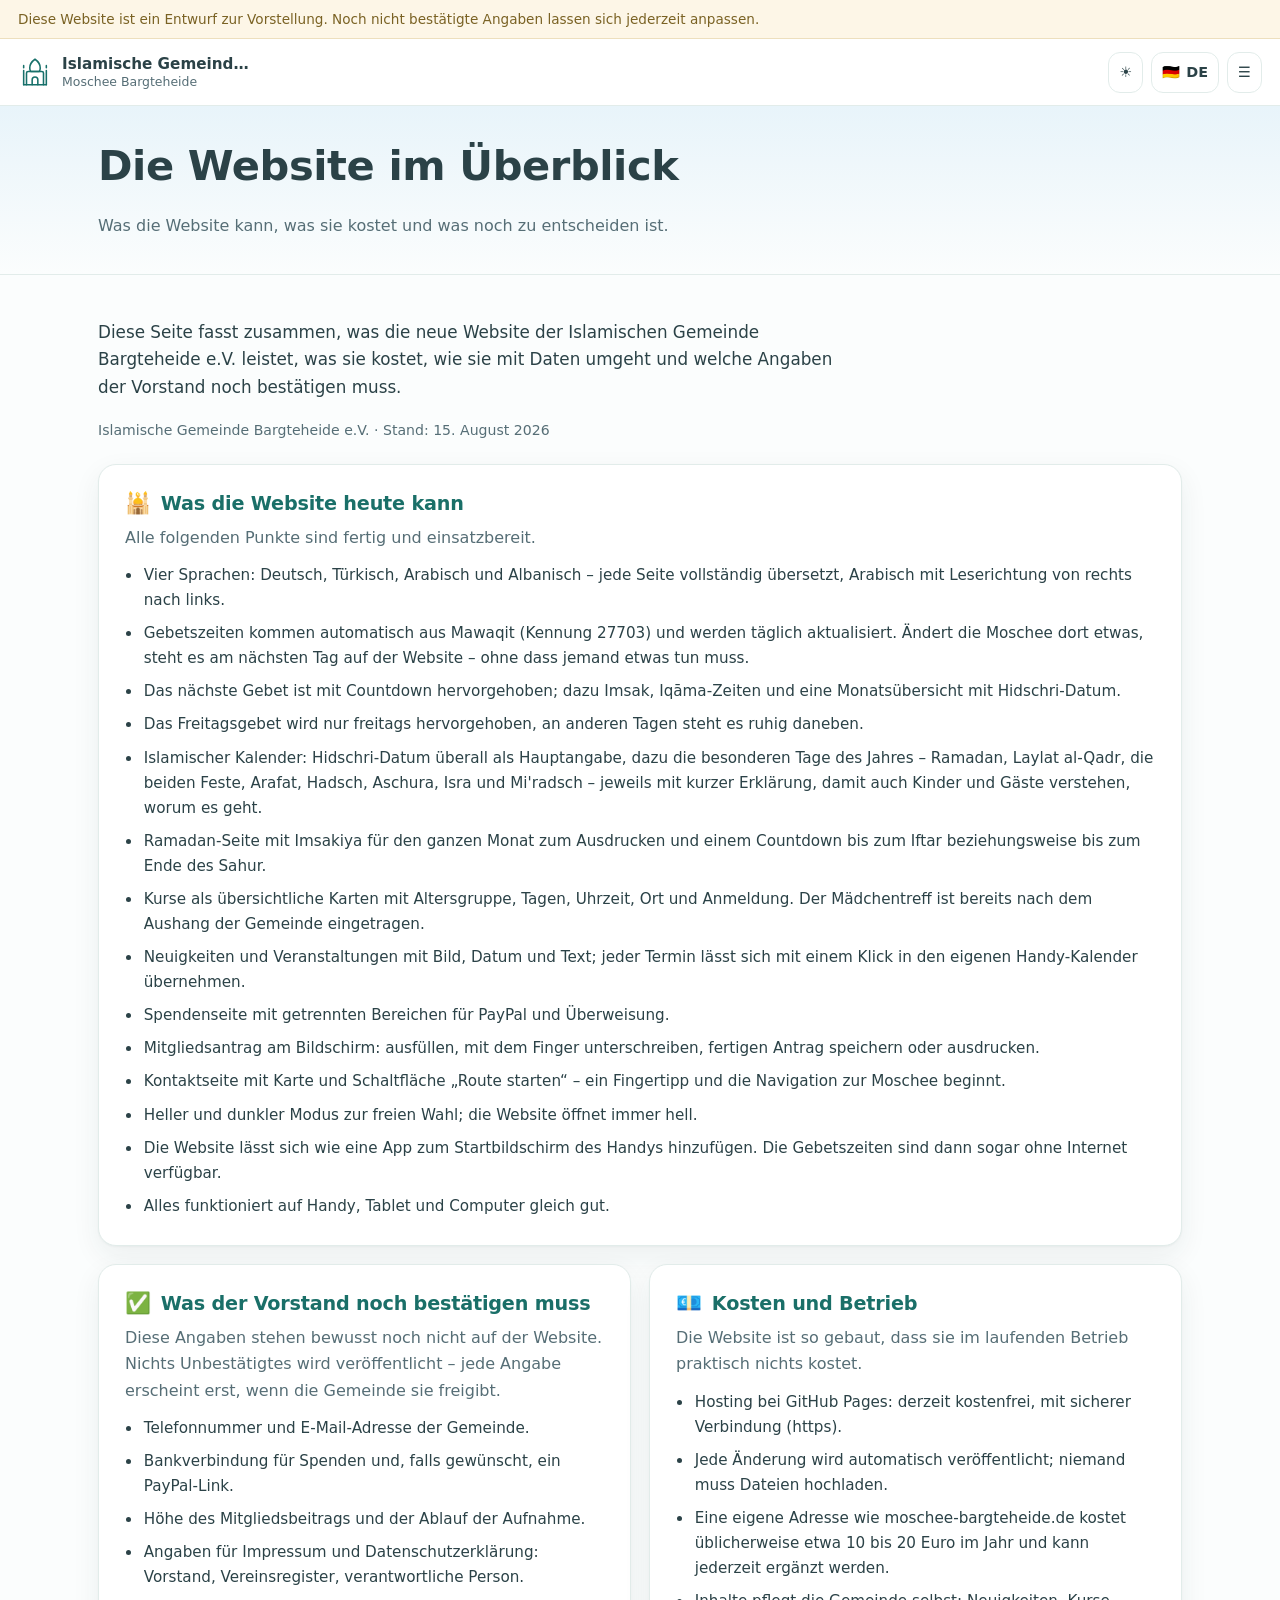
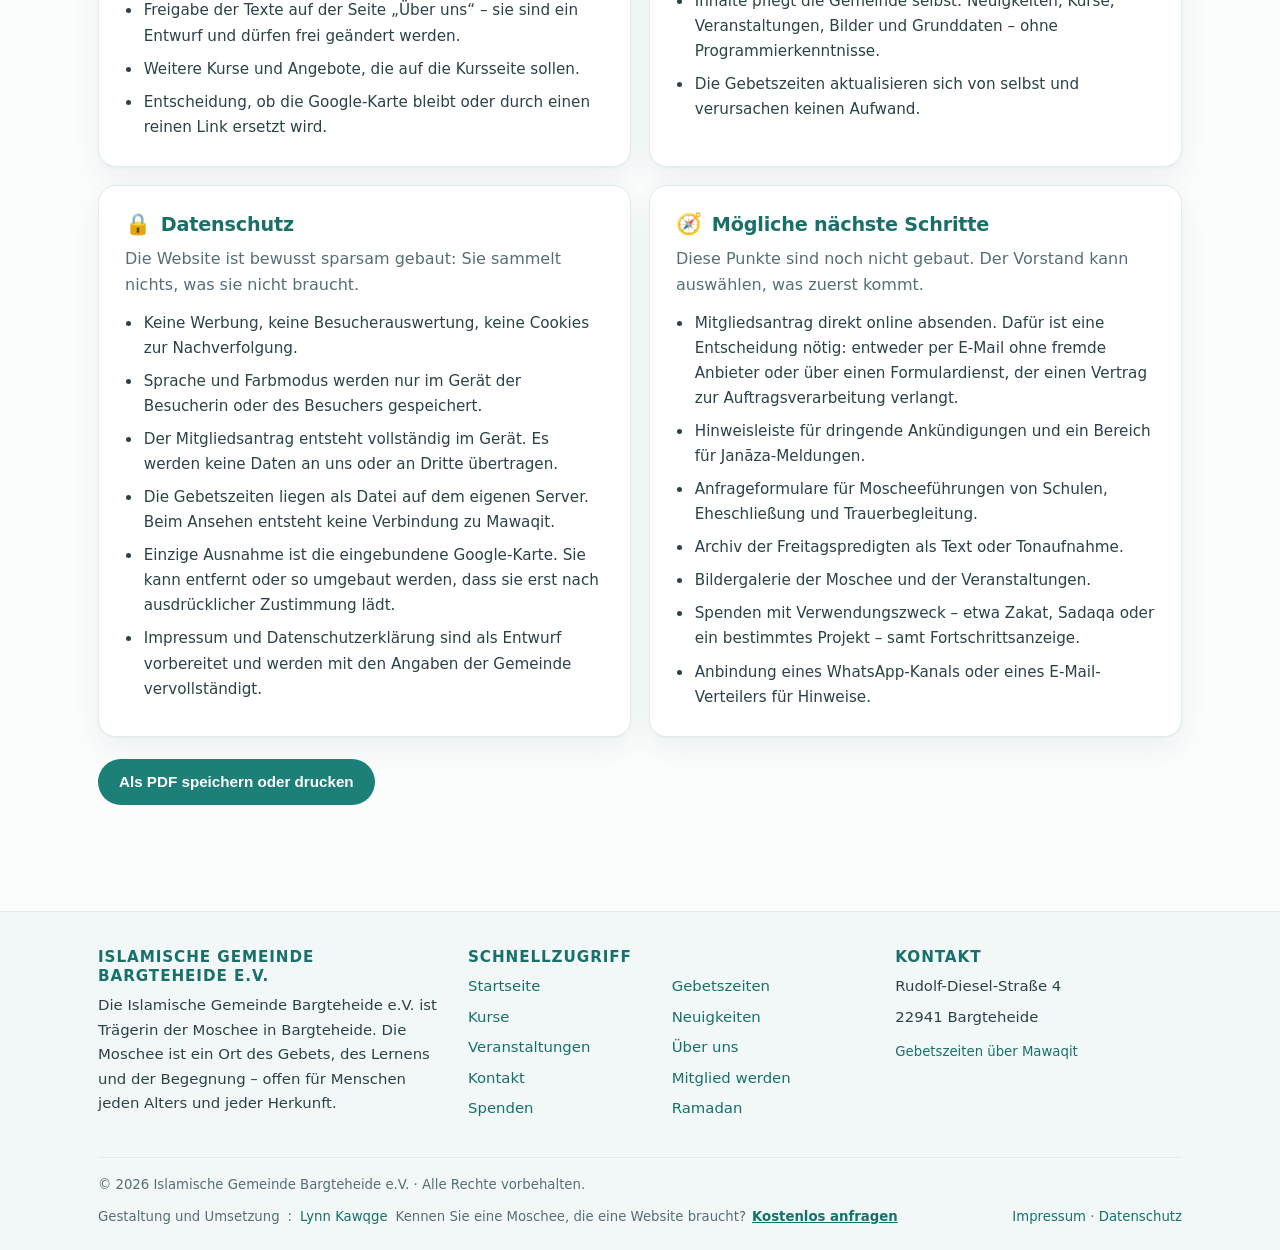
<file: uebersicht.html>
<!doctype html>
<html lang="de" data-theme="light">
  <head>
    <meta charset="utf-8" />
    <meta name="viewport" content="width=device-width, initial-scale=1" />
    <title>Die Website im Überblick – Islamische Gemeinde Bargteheide e.V.</title>
    <meta name="description" content="Überblick über die Website der Islamischen Gemeinde Bargteheide e.V.: Funktionen, offene Punkte, Kosten und Datenschutz." />
    <meta name="robots" content="noindex" />
    <meta name="theme-color" content="#e8f4fa" />
    <link rel="icon" href="assets/img/favicon.svg" type="image/svg+xml" />
    <link rel="manifest" href="manifest.webmanifest" />
    <link rel="stylesheet" href="assets/css/style.css" />
    <script>
      // Gespeicherten Farbmodus setzen, bevor die Seite gezeichnet wird.
      try {
        var t = localStorage.getItem("mb-theme");
        document.documentElement.setAttribute("data-theme", t === "dark" || t === "auto" ? t : "light");
      } catch (e) {}
    </script>
  </head>
  <body data-page-title-key="overview.title">
    <a class="skip-link" href="#main" data-i18n="common.skip">Zum Inhalt springen</a>
    <div data-site-header></div>

    <main id="main">
      <section class="page-head">
        <div class="container">
          <h1 data-i18n="overview.title">Die Website im Überblick</h1>
          <p data-i18n="overview.intro">Was die Website kann und was noch zu entscheiden ist.</p>
        </div>
      </section>

      <section class="section">
        <div class="container">
          <div data-overview></div>
        </div>
      </section>
    </main>

    <div data-site-footer></div>

    <script src="assets/js/site.js"></script>
    <script src="assets/js/pages.js"></script>
    <script src="assets/js/overview.js"></script>
  </body>
</html>
</file>
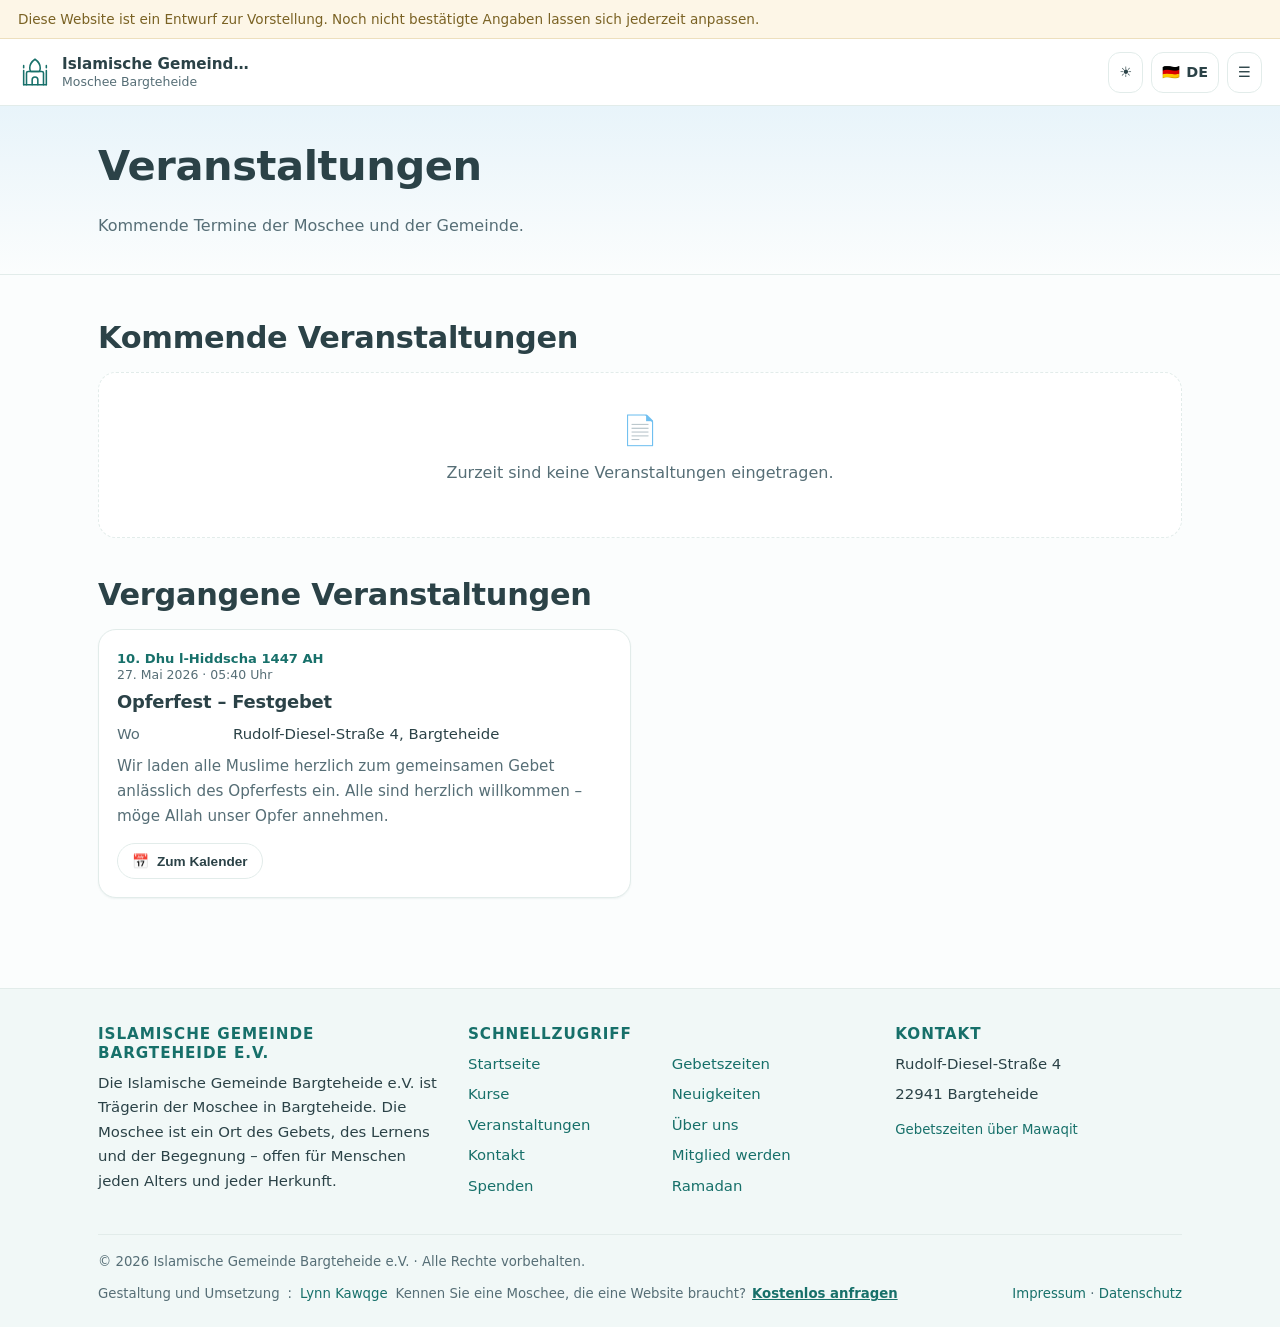
<file: veranstaltungen.html>
<!doctype html>
<html lang="de" data-theme="light">
  <head>
    <meta charset="utf-8" />
    <meta name="viewport" content="width=device-width, initial-scale=1" />
    <title>Veranstaltungen – Islamische Gemeinde Bargteheide e.V.</title>
    <meta name="description" content="Kommende Veranstaltungen der Moschee Bargteheide und der Islamischen Gemeinde Bargteheide e.V." />
    <meta name="theme-color" content="#e8f4fa" />
    <link rel="icon" href="assets/img/favicon.svg" type="image/svg+xml" />
    <link rel="manifest" href="manifest.webmanifest" />
    <link rel="stylesheet" href="assets/css/style.css" />
    <script>
      // Gespeicherten Farbmodus setzen, bevor die Seite gezeichnet wird.
      try {
        var t = localStorage.getItem("mb-theme");
        document.documentElement.setAttribute("data-theme", t === "dark" || t === "auto" ? t : "light");
      } catch (e) {}
    </script>
  </head>
  <body data-page-title-key="nav.events">
    <a class="skip-link" href="#main" data-i18n="common.skip">Zum Inhalt springen</a>
    <div data-site-header></div>

    <main id="main">
      <section class="page-head">
        <div class="container">
          <h1 data-i18n="events.title">Veranstaltungen</h1>
          <p data-i18n="events.intro">Kommende Termine der Moschee und der Gemeinde.</p>
        </div>
      </section>

      <section class="section">
        <div class="container">
          <div data-events></div>
        </div>
      </section>
    </main>

    <div data-site-footer></div>

    <script src="assets/js/site.js"></script>
    <script src="assets/js/pages.js"></script>
    <script src="assets/js/content.js"></script>
  </body>
</html>
</file>
<file: assets/css/style.css>
/* Islamische Gemeinde Bargteheide e.V. – Moschee Bargteheide
   Ruhiges, modernes Design. Mobile First. */

/* Farbwelt nach den Plakaten der Gemeinde:
   Himmelblau, Sand, Gold und Petrol – hell, ruhig und freundlich. */
:root {
  --petrol-900: #1a6f68;
  --petrol-700: #1c8078;
  --petrol-500: #2f9c91;
  --petrol-100: #e8f5f2;

  --sky-300: #a9d3e6;
  --sky-100: #e8f4fa;

  --gold-600: #8a6913;
  --gold-500: #c79a2c;
  --sand-200: #eddfbe;
  --sand-100: #fdf6e7;

  --bg: #fbfdfd;
  --surface: #ffffff;
  --surface-2: #f1f8f7;
  --text: #2b4247;
  --text-soft: #566e76;
  --border: #e2ecea;

  --radius: 18px;
  --radius-sm: 12px;
  --shadow: 0 1px 2px rgba(24, 60, 60, 0.04), 0 10px 28px rgba(24, 60, 60, 0.07);
  --shadow-sm: 0 1px 2px rgba(24, 60, 60, 0.06);

  --accent: #17706a;
  --heading: #1a6f68;
  --notice-bg: #fdf6e7;
  --notice-text: #7a6224;
  --notice-border: #eddfbe;

  /* Gebetszeiten: helle Flaeche des naechsten Gebets und die beiden
     hervorgehobenen Spalten der Imsakiya. */
  --next-from: #ffffff;
  --next-ring: rgba(47, 156, 145, 0.18);
  --imsak-bg: #fdf6e7;
  --imsak-text: #7a6224;
  --iftar-bg: #e6f4f1;
  --iftar-text: #17706a;

  --max: 1120px;
  --header-h: 66px;

  --font: "Segoe UI", system-ui, -apple-system, "Helvetica Neue", Arial, sans-serif;
}

/* Dunkler Modus – gilt nur, wenn er ausdruecklich gewaehlt wurde,
   oder bei der Einstellung "Automatisch" zusammen mit dem Geraet.
   Ohne Wahl bleibt die Website hell. */
:root[data-theme="dark"] {
  /* Alle Flaechen stammen aus derselben Farbfamilie (Petrol-Grau) und sind
     eine Stufe heller als zuvor. Waerme kommt nur noch ueber die Schriftfarbe
     - so stossen Braun, Blau und Gruen nicht mehr aufeinander. */
  --bg: #1a2527;
  --surface: #212e2f;
  --surface-2: #283638;
  --text: #eaf2f1;
  --text-soft: #b0c1c1;
  --border: #38494b;
  --petrol-100: #244341;
  --sand-100: #2d3a39;
  --sky-100: #24373a;
  --accent: #86ddd0;
  --heading: #eaf2f1;
  /* Gold traegt hier nur die Schrift; dunkles Gold waere auf dunklem Grund
     nicht mehr lesbar. */
  --gold-600: #e3c079;
  --gold-500: #d8b163;
  --notice-bg: #2b3838;
  --notice-text: #eed9a6;
  --notice-border: #3d4e4d;
  --next-from: #2c4a47;
  --next-ring: rgba(134, 221, 208, 0.18);
  --imsak-bg: #2d3937;
  --imsak-text: #efdba8;
  --iftar-bg: #234441;
  --iftar-text: #9ce6da;
  --shadow: 0 1px 2px rgba(0, 0, 0, 0.3), 0 10px 28px rgba(0, 0, 0, 0.26);
  --shadow-sm: 0 1px 2px rgba(0, 0, 0, 0.3);
}

@media (prefers-color-scheme: dark) {
  :root[data-theme="auto"] {
    /* Alle Flaechen stammen aus derselben Farbfamilie (Petrol-Grau) und sind
       eine Stufe heller als zuvor. Waerme kommt nur noch ueber die Schriftfarbe
       - so stossen Braun, Blau und Gruen nicht mehr aufeinander. */
    --bg: #1a2527;
    --surface: #212e2f;
    --surface-2: #283638;
    --text: #eaf2f1;
    --text-soft: #b0c1c1;
    --border: #38494b;
    --petrol-100: #244341;
    --sand-100: #2d3a39;
    --sky-100: #24373a;
    --accent: #86ddd0;
    --heading: #eaf2f1;
    /* Gold traegt hier nur die Schrift; dunkles Gold waere auf dunklem Grund
       nicht mehr lesbar. */
    --gold-600: #e3c079;
    --gold-500: #d8b163;
    --notice-bg: #2b3838;
    --notice-text: #eed9a6;
    --notice-border: #3d4e4d;
    --next-from: #2c4a47;
    --next-ring: rgba(134, 221, 208, 0.18);
    --imsak-bg: #2d3937;
    --imsak-text: #efdba8;
    --iftar-bg: #234441;
    --iftar-text: #9ce6da;
    --shadow: 0 1px 2px rgba(0, 0, 0, 0.3), 0 10px 28px rgba(0, 0, 0, 0.26);
    --shadow-sm: 0 1px 2px rgba(0, 0, 0, 0.3);
  }
}

*,
*::before,
*::after {
  box-sizing: border-box;
}

html {
  scroll-behavior: smooth;
}

body {
  margin: 0;
  background: var(--bg);
  color: var(--text);
  font-family: var(--font);
  font-size: 16px;
  line-height: 1.65;
  -webkit-text-size-adjust: 100%;
}

body[dir="rtl"] {
  font-family: "Segoe UI", "Noto Naskh Arabic", "Times New Roman", system-ui, sans-serif;
  line-height: 1.9;
}

img {
  max-width: 100%;
  display: block;
}

[hidden] {
  display: none !important;
}

a {
  color: var(--accent);
  text-decoration: none;
}

a:hover {
  text-decoration: underline;
}

h1,
h2,
h3 {
  line-height: 1.25;
  margin: 0 0 0.5em;
  font-weight: 700;
  letter-spacing: -0.01em;
}

h1 {
  font-size: clamp(1.75rem, 5vw, 2.6rem);
}
h2 {
  font-size: clamp(1.35rem, 3.5vw, 1.9rem);
}
h3 {
  font-size: 1.1rem;
}

p {
  margin: 0 0 1em;
}

.container {
  width: 100%;
  max-width: var(--max);
  margin-inline: auto;
  padding-inline: 18px;
}

.section {
  padding-block: 44px;
}

.section--tight {
  padding-block: 28px;
}

.section--alt {
  background: var(--surface-2);
}

.sr-only {
  position: absolute;
  width: 1px;
  height: 1px;
  overflow: hidden;
  clip: rect(0 0 0 0);
  white-space: nowrap;
}

/* Ausserhalb des Sichtbereichs, aber ohne waagerechtes Scrollen zu erzeugen
   (wichtig fuer die Leserichtung von rechts nach links). */
.skip-link {
  position: absolute;
  top: 8px;
  inset-inline-start: 12px;
  z-index: 200;
  background: var(--petrol-700);
  color: #fff;
  padding: 10px 16px;
  border-radius: var(--radius-sm);
  transform: translateY(-300%);
}
.skip-link:focus {
  transform: none;
}

:focus-visible {
  outline: 3px solid var(--petrol-500);
  outline-offset: 2px;
}

/* ---------- Kopfzeile ---------- */

/* Kopf- und Hinweisleiste duerfen etwas breiter sein als der Inhalt,
   damit das Hauptmenue in allen vier Sprachen in eine Zeile passt. */
.site-header > .container,
.site-header .header-inner,
.notice-bar .container,
.mobile-nav > .container {
  max-width: 1320px;
}

.site-header {
  position: sticky;
  top: 0;
  z-index: 100;
  background: color-mix(in srgb, var(--surface) 92%, transparent);
  backdrop-filter: blur(10px);
  border-bottom: 1px solid var(--border);
}

.header-inner {
  min-height: var(--header-h);
  display: flex;
  align-items: center;
  gap: 12px;
}

.brand {
  display: flex;
  align-items: center;
  gap: 10px;
  color: inherit;
  margin-inline-end: auto;
  padding-block: 10px;
}
.brand:hover {
  text-decoration: none;
}

.brand__mark {
  width: 34px;
  height: 34px;
  flex: 0 0 34px;
  color: var(--accent);
}

.brand__text {
  display: flex;
  flex-direction: column;
  min-width: 0;
}
.brand__title,
.brand__sub {
  overflow: hidden;
  text-overflow: ellipsis;
  white-space: nowrap;
  max-width: min(12rem, 42vw);
}
.brand__title {
  font-weight: 700;
  font-size: 0.95rem;
  line-height: 1.25;
}
.brand__sub {
  font-size: 0.78rem;
  color: var(--text-soft);
  line-height: 1.25;
}

.nav {
  display: none;
}

.nav__list {
  list-style: none;
  display: flex;
  gap: 2px;
  margin: 0;
  padding: 0;
}

.nav__link {
  display: block;
  padding: 8px 9px;
  border-radius: var(--radius-sm);
  color: var(--text);
  font-size: 0.86rem;
  white-space: nowrap;
}
.nav__link:hover {
  background: var(--petrol-100);
  text-decoration: none;
}
.nav__link[aria-current="page"] {
  color: var(--accent);
  font-weight: 600;
  background: var(--petrol-100);
}

.header-actions {
  display: flex;
  align-items: center;
  gap: 8px;
}

.icon-btn {
  display: inline-flex;
  align-items: center;
  gap: 6px;
  background: var(--surface);
  border: 1px solid var(--border);
  color: var(--text);
  border-radius: var(--radius-sm);
  padding: 8px 10px;
  font: inherit;
  font-size: 0.9rem;
  cursor: pointer;
  min-height: 40px;
}
.icon-btn:hover {
  border-color: var(--petrol-500);
}

/* Sprachauswahl */

.lang {
  position: relative;
}

.lang__current {
  font-weight: 600;
}

.lang__menu {
  position: absolute;
  inset-inline-end: 0;
  top: calc(100% + 8px);
  min-width: 190px;
  background: var(--surface);
  border: 1px solid var(--border);
  border-radius: var(--radius);
  box-shadow: var(--shadow);
  padding: 6px;
  margin: 0;
  list-style: none;
  display: none;
}
.lang__menu[data-open="true"] {
  display: block;
}

.lang__option {
  display: flex;
  align-items: center;
  gap: 10px;
  width: 100%;
  padding: 9px 10px;
  border: 0;
  background: transparent;
  border-radius: var(--radius-sm);
  font: inherit;
  color: var(--text);
  cursor: pointer;
  text-align: start;
}
.lang__option:hover {
  background: var(--petrol-100);
}
.lang__option[aria-current="true"] {
  font-weight: 700;
  color: var(--accent);
}
.lang__flag {
  font-size: 1.15rem;
}

/* Mobiles Menü */

.mobile-nav {
  display: none;
  border-top: 1px solid var(--border);
  background: var(--surface);
  padding: 10px 0 16px;
}
.mobile-nav[data-open="true"] {
  display: block;
}
.mobile-nav__list {
  list-style: none;
  margin: 0;
  padding: 0;
  display: grid;
  gap: 2px;
}
.mobile-nav__list a {
  display: block;
  padding: 11px 12px;
  border-radius: var(--radius-sm);
  color: var(--text);
}
.mobile-nav__list a:hover,
.mobile-nav__list a[aria-current="page"] {
  background: var(--petrol-100);
  color: var(--accent);
  text-decoration: none;
}

@media (min-width: 1300px) {
  .nav {
    display: block;
  }
  .menu-toggle {
    display: none;
  }
  .mobile-nav {
    display: none !important;
  }
  .brand__title,
  .brand__sub {
    max-width: 15rem;
  }
}

/* Auf schmalen Telefonen genuegt die Flagge – das Sprachkuerzel entfaellt,
   damit Farbmodus-, Sprach- und Menue-Schaltflaeche nebeneinander passen. */
@media (max-width: 430px) {
  .lang__current {
    display: none;
  }
  .icon-btn {
    padding: 8px;
    gap: 4px;
  }
}

/* Sehr schmale Telefone */
@media (max-width: 360px) {
  .container {
    padding-inline: 12px;
  }
  .brand__title,
  .brand__sub {
    max-width: 30vw;
  }
  .header-inner {
    gap: 8px;
  }
  .header-actions {
    gap: 6px;
  }
  .icon-btn {
    padding: 8px 7px;
  }
}

/* ---------- Hinweisbanner ---------- */

.notice-bar {
  background: var(--notice-bg);
  color: var(--notice-text);
  font-size: 0.85rem;
  border-bottom: 1px solid var(--notice-border);
}
.notice-bar .container {
  padding-block: 8px;
}

/* ---------- Startseite / Hero ---------- */

/* Heller Kopfbereich: zarter Himmel-Verlauf, dunkle Schrift, darunter das
   Foto der Moschee als breites Band. Keine dunklen Flaechen. */
.hero {
  position: relative;
  background: linear-gradient(180deg, var(--sky-100) 0%, var(--bg) 78%);
  overflow: hidden;
}

/* Feines Ornament im Hintergrund – ruhig, nur angedeutet. */
.hero::before {
  content: "";
  position: absolute;
  inset: 0;
  background-image: radial-gradient(circle at 1px 1px, rgba(31, 128, 120, 0.16) 1px, transparent 0);
  background-size: 22px 22px;
  -webkit-mask-image: linear-gradient(180deg, rgba(0, 0, 0, 0.5), transparent 70%);
  mask-image: linear-gradient(180deg, rgba(0, 0, 0, 0.5), transparent 70%);
  pointer-events: none;
}

.hero__grid {
  position: relative;
  display: grid;
  gap: 22px;
  padding-block: 42px 0;
  justify-items: start;
}

.hero__kicker {
  display: inline-flex;
  align-items: center;
  gap: 8px;
  font-size: 0.78rem;
  letter-spacing: 0.1em;
  text-transform: uppercase;
  color: var(--gold-600);
  background: color-mix(in srgb, var(--surface) 85%, transparent);
  border: 1px solid var(--border);
  padding: 5px 14px;
  border-radius: 999px;
  margin-bottom: 14px;
}

.hero h1 {
  color: var(--heading);
  margin-bottom: 10px;
  max-width: 18ch;
}

.hero__text {
  color: var(--text-soft);
  font-size: 1.05rem;
  margin-bottom: 10px;
  max-width: 52ch;
}

.hero__address {
  color: var(--text);
  font-size: 0.95rem;
  display: flex;
  align-items: center;
  gap: 8px;
  margin-bottom: 20px;
}

.hero__actions {
  display: flex;
  flex-wrap: wrap;
  gap: 10px;
}

/* Breites Bildband – das Foto der Moschee ohne Rahmen, direkt auf hellem Grund. */
.hero__figure {
  margin: 26px 0 0;
  width: 100%;
  border-radius: var(--radius);
  overflow: hidden;
  box-shadow: 0 12px 36px rgba(24, 70, 66, 0.12);
  background: var(--surface);
}
.hero__figure img {
  width: 100%;
  height: auto;
  max-height: 420px;
  object-fit: cover;
  object-position: center 60%;
}
.hero__figure[hidden] {
  display: none;
}

@media (min-width: 900px) {
  .hero__grid {
    padding-block: 58px 0;
  }
}

/* ---------- Schaltflächen ---------- */

.btn {
  display: inline-flex;
  align-items: center;
  justify-content: center;
  gap: 8px;
  padding: 12px 20px;
  border-radius: 999px;
  font-weight: 600;
  font-size: 0.95rem;
  border: 1px solid transparent;
  cursor: pointer;
  min-height: 46px;
  transition: background-color 0.15s ease, border-color 0.15s ease, color 0.15s ease;
}
.btn:hover {
  text-decoration: none;
}

.btn--primary {
  background: var(--petrol-700);
  color: #fff;
}
.btn--primary:hover {
  background: var(--petrol-700);
}

.btn--ghost {
  background: color-mix(in srgb, var(--surface) 85%, transparent);
  border-color: var(--border);
  color: var(--heading);
}
.btn--ghost:hover {
  background: var(--surface);
  border-color: var(--gold-500);
}

.btn--small {
  padding: 7px 14px;
  min-height: 36px;
  font-size: 0.85rem;
}

.btn--outline {
  background: transparent;
  border-color: var(--border);
  color: var(--text);
}
.btn--outline:hover {
  border-color: var(--petrol-500);
  color: var(--accent);
}

/* ---------- Gebetszeiten ---------- */

.prayer-panel {
  position: relative;
  z-index: 2;
}

.card {
  background: var(--surface);
  border: 1px solid var(--border);
  border-radius: var(--radius);
  box-shadow: var(--shadow);
  padding: 20px;
}

.next-prayer {
  display: grid;
  gap: 14px;
  align-items: center;
  border-bottom: 1px solid var(--border);
  padding-bottom: 16px;
  margin-bottom: 16px;
}

.next-prayer__label {
  font-size: 0.82rem;
  text-transform: uppercase;
  letter-spacing: 0.08em;
  color: var(--text-soft);
  margin-bottom: 2px;
}

.next-prayer__name {
  font-size: 1.5rem;
  font-weight: 700;
  color: var(--accent);
}

.next-prayer__time {
  font-size: 1.05rem;
  color: var(--text-soft);
}

.countdown {
  display: flex;
  gap: 8px;
  /* Stunden – Minuten – Sekunden bleiben in jeder Sprache in derselben Reihenfolge. */
  direction: ltr;
}

.countdown__cell {
  background: var(--surface-2);
  border-radius: var(--radius-sm);
  padding: 8px 12px;
  min-width: 62px;
  text-align: center;
}
.countdown__value {
  font-size: 1.4rem;
  font-weight: 700;
  font-variant-numeric: tabular-nums;
  line-height: 1.15;
}
.countdown__unit {
  font-size: 0.7rem;
  text-transform: uppercase;
  letter-spacing: 0.06em;
  color: var(--text-soft);
}

@media (min-width: 700px) {
  .next-prayer {
    grid-template-columns: 1fr auto;
  }
  .card {
    padding: 26px;
  }
}

.times-grid {
  display: grid;
  grid-template-columns: repeat(2, 1fr);
  gap: 8px;
}

@media (min-width: 620px) {
  .times-grid {
    grid-template-columns: repeat(3, 1fr);
  }
}
@media (min-width: 900px) {
  .times-grid {
    grid-template-columns: repeat(6, 1fr);
  }
}

.time-cell {
  background: var(--surface-2);
  border-radius: var(--radius-sm);
  padding: 12px 10px;
  text-align: center;
  border: 1px solid transparent;
}
.time-cell[data-active="true"] {
  background: var(--petrol-100);
}

/* Das naechste Gebet leuchtet in der Reihe deutlich hervor. */
.time-cell[data-next="true"] {
  background: linear-gradient(160deg, var(--next-from), var(--petrol-100));
  border-color: var(--petrol-500);
  box-shadow: 0 0 0 3px var(--next-ring), 0 8px 20px rgba(31, 128, 120, 0.12);
}
.time-cell[data-next="true"] .time-cell__name {
  color: var(--accent);
  font-weight: 600;
}
.time-cell[data-next="true"] .time-cell__value {
  color: var(--heading);
}
.time-cell__name {
  font-size: 0.8rem;
  color: var(--text-soft);
  margin-bottom: 2px;
}
.time-cell__value {
  font-size: 1.22rem;
  font-weight: 700;
  font-variant-numeric: tabular-nums;
}
.time-cell__iqama {
  font-size: 0.74rem;
  color: var(--text-soft);
  margin-top: 2px;
}

/* Freitagsgebet: an gewoehnlichen Tagen nur eine ruhige Zeile,
   am Freitag selbst deutlich hervorgehoben. */
.jumua-box {
  margin-top: 14px;
  background: var(--surface-2);
  border: 1px solid var(--border);
  color: var(--text);
  border-radius: var(--radius-sm);
  padding: 10px 16px;
  display: flex;
  flex-wrap: wrap;
  align-items: center;
  justify-content: space-between;
  gap: 10px;
}
.jumua-box__label {
  font-weight: 600;
  font-size: 0.95rem;
  color: var(--text-soft);
}
.jumua-box__note {
  font-size: 0.82rem;
  color: var(--text-soft);
}
.jumua-box__time {
  font-size: 1.1rem;
  font-weight: 700;
  font-variant-numeric: tabular-nums;
  color: var(--accent);
}

.jumua-box[data-today="true"] {
  background: linear-gradient(135deg, var(--petrol-100), var(--sand-100));
  border-color: var(--petrol-500);
  padding: 16px 20px;
}
.jumua-box[data-today="true"] .jumua-box__label {
  color: var(--heading);
  font-size: 1.05rem;
}
.jumua-box[data-today="true"] .jumua-box__time {
  font-size: 1.6rem;
}

.panel-foot {
  margin-top: 16px;
  display: flex;
  flex-wrap: wrap;
  gap: 10px;
  align-items: center;
  justify-content: space-between;
  font-size: 0.82rem;
  color: var(--text-soft);
}

.month-table-wrap {
  overflow-x: auto;
  border: 1px solid var(--border);
  border-radius: var(--radius);
  background: var(--surface);
}

table.month-table {
  border-collapse: collapse;
  width: 100%;
  min-width: 620px;
  font-variant-numeric: tabular-nums;
}
.month-table th,
.month-table td {
  padding: 10px 12px;
  text-align: start;
  border-bottom: 1px solid var(--border);
  font-size: 0.92rem;
  white-space: nowrap;
}
.month-table thead th {
  background: var(--surface-2);
  font-size: 0.8rem;
  text-transform: uppercase;
  letter-spacing: 0.05em;
  color: var(--text-soft);
  position: sticky;
  top: 0;
  z-index: 1;
}
.month-table tr[data-today="true"] td {
  background: var(--petrol-100);
  font-weight: 600;
}

/* Kompakte Fassung: Die Tabelle bleibt ein ruhiger Kasten und fuellt nicht
   die ganze Seite. Gescrollt wird innerhalb des Kastens, der heutige Tag
   steht beim Aufrufen bereits im Blick. */
.month-table-wrap--scroll {
  max-height: min(58vh, 470px);
  overflow: auto;
  overscroll-behavior: contain;
}

table.month-table--compact {
  min-width: 540px;
}
.month-table--compact th,
.month-table--compact td {
  padding: 6px 9px;
  font-size: 0.86rem;
}
.month-table--compact .date-stack__main {
  font-size: 0.88rem;
}
.month-table--compact .date-stack__sub {
  font-size: 0.72rem;
}
@media (min-width: 700px) {
  table.month-table--compact {
    min-width: 640px;
  }
}

/* Imsak und Iftar sind die beiden Zeiten, auf die es im Ramadan ankommt. */
.month-table td[data-col="imsak"],
.month-table th[data-col="imsak"] {
  background: var(--imsak-bg);
  color: var(--imsak-text);
  font-weight: 600;
}
.month-table td[data-col="iftar"],
.month-table th[data-col="iftar"] {
  background: var(--iftar-bg);
  color: var(--iftar-text);
  font-weight: 600;
}
.month-table tr[data-today="true"] td[data-col="imsak"],
.month-table tr[data-today="true"] td[data-col="iftar"] {
  box-shadow: inset 0 0 0 2px var(--petrol-500);
}

.table-tools {
  display: flex;
  flex-wrap: wrap;
  gap: 10px;
  align-items: center;
  margin-top: 14px;
}

/* ---------- Karten-Raster ---------- */

.grid {
  display: grid;
  gap: 18px;
  grid-template-columns: 1fr;
}
@media (min-width: 640px) {
  .grid--2 {
    grid-template-columns: repeat(2, 1fr);
  }
}
@media (min-width: 900px) {
  .grid--3 {
    grid-template-columns: repeat(3, 1fr);
  }
  .grid--2 {
    grid-template-columns: repeat(2, 1fr);
  }
}

.entry-card {
  background: var(--surface);
  border: 1px solid var(--border);
  border-radius: var(--radius);
  box-shadow: var(--shadow-sm);
  overflow: hidden;
  display: flex;
  flex-direction: column;
}

.entry-card__media {
  aspect-ratio: 16 / 9;
  background: var(--surface-2);
}
.entry-card__media img {
  width: 100%;
  height: 100%;
  object-fit: cover;
}

.entry-card__body {
  padding: 18px;
  display: flex;
  flex-direction: column;
  gap: 8px;
  flex: 1;
}

.entry-card__meta {
  font-size: 0.82rem;
  color: var(--text-soft);
  display: flex;
  flex-wrap: wrap;
  gap: 8px;
  align-items: center;
}

.entry-card__title {
  margin: 0;
  font-size: 1.12rem;
}

.entry-card__text {
  margin: 0;
  color: var(--text-soft);
  font-size: 0.95rem;
}

.entry-card__foot {
  margin-top: auto;
  padding-top: 6px;
}

.badge {
  display: inline-block;
  font-size: 0.7rem;
  letter-spacing: 0.06em;
  text-transform: uppercase;
  padding: 2px 8px;
  border-radius: 999px;
  background: var(--notice-bg);
  color: var(--notice-text);
  border: 1px solid var(--notice-border);
}

.detail-list {
  list-style: none;
  margin: 0;
  padding: 0;
  display: grid;
  gap: 6px;
  font-size: 0.93rem;
}
.detail-list li {
  display: flex;
  gap: 8px;
}
.detail-list dt,
.detail-list .label {
  color: var(--text-soft);
  min-width: 108px;
  flex: 0 0 auto;
}

/* ---------- Inhaltsseiten ---------- */

.page-head {
  background: var(--surface-2);
  border-bottom: 1px solid var(--border);
  padding-block: 34px;
}
.page-head p {
  color: var(--text-soft);
  margin: 0;
  max-width: 62ch;
}

.prose {
  max-width: 72ch;
}
.prose h2 {
  margin-top: 1.6em;
}

.info-box {
  background: var(--petrol-100);
  border: 1px solid color-mix(in srgb, var(--petrol-500) 30%, transparent);
  border-radius: var(--radius);
  padding: 16px 18px;
  color: var(--text);
}

.empty-state {
  background: var(--surface);
  border: 1px dashed var(--border);
  border-radius: var(--radius);
  padding: 34px 22px;
  text-align: center;
  color: var(--text-soft);
}
.empty-state__icon {
  font-size: 1.8rem;
  margin-bottom: 6px;
}

.map-frame {
  border: 1px solid var(--border);
  border-radius: var(--radius);
  overflow: hidden;
  background: var(--surface-2);
}
.map-frame iframe {
  display: block;
  width: 100%;
  height: 320px;
  border: 0;
}

.steps {
  counter-reset: step;
  list-style: none;
  padding: 0;
  margin: 0;
  display: grid;
  gap: 12px;
}
.steps li {
  counter-increment: step;
  background: var(--surface);
  border: 1px solid var(--border);
  border-radius: var(--radius);
  padding: 16px 18px;
  display: flex;
  gap: 14px;
  align-items: flex-start;
}
.steps li::before {
  content: counter(step);
  flex: 0 0 30px;
  height: 30px;
  border-radius: 50%;
  background: var(--petrol-700);
  color: #fff;
  display: grid;
  place-items: center;
  font-weight: 700;
  font-size: 0.9rem;
}

.bank-table {
  width: 100%;
  border-collapse: collapse;
}
.bank-table th,
.bank-table td {
  text-align: start;
  padding: 10px 0;
  border-bottom: 1px solid var(--border);
  font-size: 0.95rem;
}
.bank-table th {
  color: var(--text-soft);
  font-weight: 500;
  width: 40%;
}
.bank-table td {
  font-variant-numeric: tabular-nums;
}

/* ---------- Fußzeile ---------- */

.site-footer {
  margin-top: 46px;
  background: var(--surface-2);
  border-top: 1px solid var(--border);
  color: var(--text);
  padding-block: 36px 22px;
}
.site-footer a {
  color: var(--accent);
}
.site-footer h3 {
  color: var(--accent);
  font-size: 0.95rem;
  text-transform: uppercase;
  letter-spacing: 0.06em;
}
.footer-grid {
  display: grid;
  gap: 26px;
  grid-template-columns: 1fr;
}
@media (min-width: 760px) {
  .footer-grid {
    grid-template-columns: 1.2fr 1.4fr 1fr;
  }
}

.footer-list--columns {
  grid-template-columns: repeat(2, minmax(0, 1fr));
}
@media (min-width: 520px) {
  .footer-list--columns {
    grid-template-columns: repeat(3, minmax(0, 1fr));
  }
}
@media (min-width: 760px) {
  .footer-list--columns {
    grid-template-columns: repeat(2, minmax(0, 1fr));
    column-gap: 18px;
  }
}
.footer-list {
  list-style: none;
  margin: 0;
  padding: 0;
  display: grid;
  gap: 6px;
  font-size: 0.93rem;
}
.footer-bottom {
  margin-top: 26px;
  padding-top: 16px;
  border-top: 1px solid var(--border);
  display: flex;
  flex-wrap: wrap;
  gap: 10px;
  justify-content: space-between;
  font-size: 0.83rem;
  color: var(--text-soft);
}


/* Datum: Hidschri als Hauptangabe, gregorianisch klein darunter. */
.date-stack {
  display: inline-flex;
  flex-direction: column;
  line-height: 1.3;
}
.date-stack__main {
  font-weight: 600;
  color: var(--accent);
}
.date-stack__sub {
  font-size: 0.78rem;
  color: var(--text-soft);
}

/* ---------- Islamischer Kalender ---------- */

/* Hidschri-Datum neben dem heutigen Tag */
.hijri-line {
  display: flex;
  flex-wrap: wrap;
  align-items: baseline;
  gap: 8px;
  margin-bottom: 14px;
  font-size: 0.95rem;
  color: var(--text-soft);
}
.hijri-line__value {
  font-weight: 600;
  color: var(--accent);
  background: var(--petrol-100);
  border-radius: 999px;
  padding: 3px 12px;
}

/* Ramadan: Countdown bis Iftar oder Sahur */
.ramadan-card {
  display: flex;
  flex-wrap: wrap;
  align-items: center;
  justify-content: space-between;
  gap: 16px;
  background: linear-gradient(120deg, var(--sky-100), var(--petrol-100));
  border: 1px solid var(--petrol-100);
  border-radius: var(--radius);
  padding: 18px 22px;
}
.ramadan-card__label {
  font-size: 0.78rem;
  letter-spacing: 0.08em;
  text-transform: uppercase;
  color: var(--gold-600);
}
.ramadan-card__title {
  font-size: 1.25rem;
  font-weight: 700;
  color: var(--heading);
  line-height: 1.3;
}

.day-list__actions {
  margin-top: 8px;
}

/* Liste der besonderen Tage */
.day-list {
  list-style: none;
  margin: 0;
  padding: 0;
  display: grid;
  gap: 8px;
}
.day-list__item {
  display: flex;
  flex-wrap: wrap;
  align-items: center;
  justify-content: space-between;
  gap: 10px;
  background: var(--surface);
  border: 1px solid var(--border);
  border-radius: var(--radius-sm);
  padding: 12px 16px;
}
.day-list__main {
  display: flex;
  flex-direction: column;
}
.day-list__name {
  font-weight: 600;
  color: var(--heading);
}
.day-list__date {
  font-size: 0.88rem;
  color: var(--text-soft);
}
.day-list__text {
  font-size: 0.9rem;
  color: var(--text-soft);
  margin-top: 4px;
  max-width: 68ch;
}

.day-list__item {
  align-items: flex-start;
}

.day-list__badge {
  font-size: 0.82rem;
  color: var(--accent);
  background: var(--petrol-100);
  border-radius: 999px;
  padding: 4px 12px;
  white-space: nowrap;
}
.day-list__badge--now {
  background: var(--gold-500);
  color: #fff;
}
.day-list__note {
  margin-top: 12px;
  font-size: 0.83rem;
  color: var(--text-soft);
}

/* Hinweis in der Fusszeile: Wer die Website erstellt hat und das Angebot fuer
   andere Moscheen – die Einladung ist schon vor dem Klick lesbar. */
.footer-credit {
  display: flex;
  flex-wrap: wrap;
  align-items: baseline;
  gap: 4px 8px;
}
.footer-credit__invite {
  display: inline-flex;
  flex-wrap: wrap;
  gap: 6px;
  color: var(--text-soft);
}
.footer-credit__invite a {
  font-weight: 600;
  text-decoration: underline;
}

/* ---------- Angebotsseite fuer andere Moscheen ---------- */

.service-contact {
  margin-top: 18px;
}
.service-contact__actions {
  display: flex;
  flex-wrap: wrap;
  gap: 10px;
  margin-top: 12px;
}
.service-note {
  margin-top: 18px;
  font-size: 0.85rem;
  color: var(--text-soft);
  max-width: 70ch;
}

/* ---------- Unterlage fuer die Vorstellung ---------- */

.overview-intro {
  font-size: 1.05rem;
  max-width: 70ch;
}
.overview-meta {
  font-size: 0.88rem;
  color: var(--text-soft);
  margin-bottom: 22px;
}

.overview-grid {
  display: grid;
  gap: 18px;
}
@media (min-width: 900px) {
  .overview-grid {
    grid-template-columns: repeat(2, minmax(0, 1fr));
  }
  /* Der erste Block ist der laengste und bekommt die volle Breite. */
  .overview-grid > .overview-block:first-child {
    grid-column: 1 / -1;
  }
  /* Eine lange Liste steht besser ueber die ganze Breite in zwei Spalten
     als schmal in einer sehr hohen Karte. */
  .overview-grid > .overview-block[data-block="unterlagen"] {
    grid-column: 1 / -1;
  }
  .overview-block[data-block="unterlagen"] .overview-list {
    display: block;
    columns: 2;
    column-gap: 30px;
  }
  .overview-block[data-block="unterlagen"] .overview-list li {
    break-inside: avoid;
    margin-bottom: 8px;
  }
}

.overview-block__title {
  display: flex;
  align-items: center;
  gap: 10px;
  font-size: 1.2rem;
  margin-bottom: 8px;
  color: var(--heading);
}
.overview-block__icon {
  font-size: 1.3rem;
}
.overview-block__text {
  color: var(--text-soft);
  margin-bottom: 12px;
}

.overview-list {
  margin: 0;
  padding-inline-start: 1.1em;
  display: grid;
  gap: 8px;
  font-size: 0.95rem;
}
.overview-list li {
  padding-inline-start: 2px;
}

@media print {
  .overview-grid {
    grid-template-columns: 1fr;
  }
  .overview-block {
    break-inside: avoid;
    box-shadow: none;
  }
}

/* ---------- Online-Beitritt mit Unterschrift ---------- */

.form-grid {
  display: grid;
  gap: 14px;
}
@media (min-width: 700px) {
  .form-grid--2 {
    grid-template-columns: repeat(2, 1fr);
  }
}

.field {
  display: flex;
  flex-direction: column;
  gap: 6px;
}
.field > span {
  font-size: 0.9rem;
  color: var(--text-soft);
}
.field input,
.field textarea {
  font: inherit;
  color: var(--text);
  background: var(--surface);
  border: 1px solid var(--border);
  border-radius: var(--radius-sm);
  padding: 11px 13px;
  min-height: 46px;
}
.field input:focus,
.field textarea:focus {
  border-color: var(--petrol-500);
  outline: none;
}

.signature {
  border: 1px dashed var(--border);
  border-radius: var(--radius-sm);
  background: var(--surface);
  padding: 10px;
}
.signature canvas {
  width: 100%;
  height: 170px;
  touch-action: none;
  border-radius: 8px;
  background: #fff;
  cursor: crosshair;
}
.signature__actions {
  display: flex;
  flex-wrap: wrap;
  gap: 10px;
  align-items: center;
  margin-top: 10px;
}

.form-status {
  margin-top: 14px;
  font-size: 0.92rem;
  color: var(--accent);
}


/* ---------- Gestalterische Feinheiten ---------- */

/* Abschnittsueberschriften bekommen einen feinen goldenen Strich. */
.section > .container > h2,
.page-head h1 {
  position: relative;
}
.section > .container > h2::after {
  content: "";
  display: block;
  width: 54px;
  height: 3px;
  margin-top: 10px;
  border-radius: 3px;
  background: linear-gradient(90deg, var(--gold-500), var(--petrol-500));
}

/* Karten reagieren dezent auf Beruehrung. */
.entry-card,
.card {
  transition: box-shadow 0.18s ease, border-color 0.18s ease;
}
.entry-card:hover {
  border-color: var(--petrol-500);
  box-shadow: var(--shadow);
}

/* Kopf der Unterseiten: heller Verlauf statt einfarbiger Flaeche. */
.page-head {
  background: linear-gradient(180deg, var(--sky-100), var(--bg));
  border-bottom: 1px solid var(--border);
}

/* Der Gebetszeiten-Block hebt sich leicht ab. */
.prayer-panel .card {
  border-color: var(--petrol-100);
  box-shadow: 0 10px 30px rgba(24, 70, 66, 0.08);
}

/* ---------- RTL ---------- */

body[dir="rtl"] .hero__inner,
body[dir="rtl"] .prose {
  text-align: start;
}

/* Beim Drucken nur den fertigen Aufnahmeantrag ausgeben. */
@page {
  size: A4 portrait;
  margin: 12mm;
}

@media print {
  body * {
    visibility: hidden;
  }

  /* Beim Drucken einer Tabelle steht nur der Druckbereich im Seitenkoerper –
     so bleibt es bei genau einer Seite ohne leere Folgeseiten. */
  html.is-printing body > *:not(.print-portal) {
    display: none !important;
  }
  html.is-printing .print-portal .print-doc {
    position: static;
  }

  /* Der Kasten mit der Bildlaufleiste wird beim Drucken vollstaendig
     ausgegeben, dafuer enger gesetzt – so passt die Imsakiya auf eine Seite. */
  .print-doc .month-table-wrap {
    max-height: none;
    overflow: visible;
    border: 0;
  }
  .print-doc table.month-table {
    min-width: 0;
    width: 100%;
  }
  .print-doc .month-table th,
  .print-doc .month-table td {
    padding: 1pt 3pt;
    font-size: 8pt;
    line-height: 1.2;
  }
  .print-doc .date-stack {
    line-height: 1.15;
  }
  .print-doc .date-stack__sub {
    font-size: 6.5pt;
  }
  .print-doc thead th {
    position: static;
  }
  .print-doc h2 {
    font-size: 14pt;
    margin-bottom: 6pt;
  }
  .month-table td[data-col="imsak"],
  .month-table td[data-col="iftar"],
  .month-table th[data-col="imsak"],
  .month-table th[data-col="iftar"],
  .month-table tr[data-today="true"] td {
    -webkit-print-color-adjust: exact;
    print-color-adjust: exact;
  }
  .application-doc,
  .application-doc *,
  .print-doc,
  .print-doc * {
    visibility: visible;
  }
  .application-doc,
  .print-doc {
    position: absolute;
    inset-inline-start: 0;
    top: 0;
    width: 100%;
    border: 0;
    box-shadow: none;
  }
  .no-print {
    display: none !important;
  }
}

@media (prefers-reduced-motion: reduce) {
  * {
    transition: none !important;
    animation: none !important;
    scroll-behavior: auto !important;
  }
}
</file>
